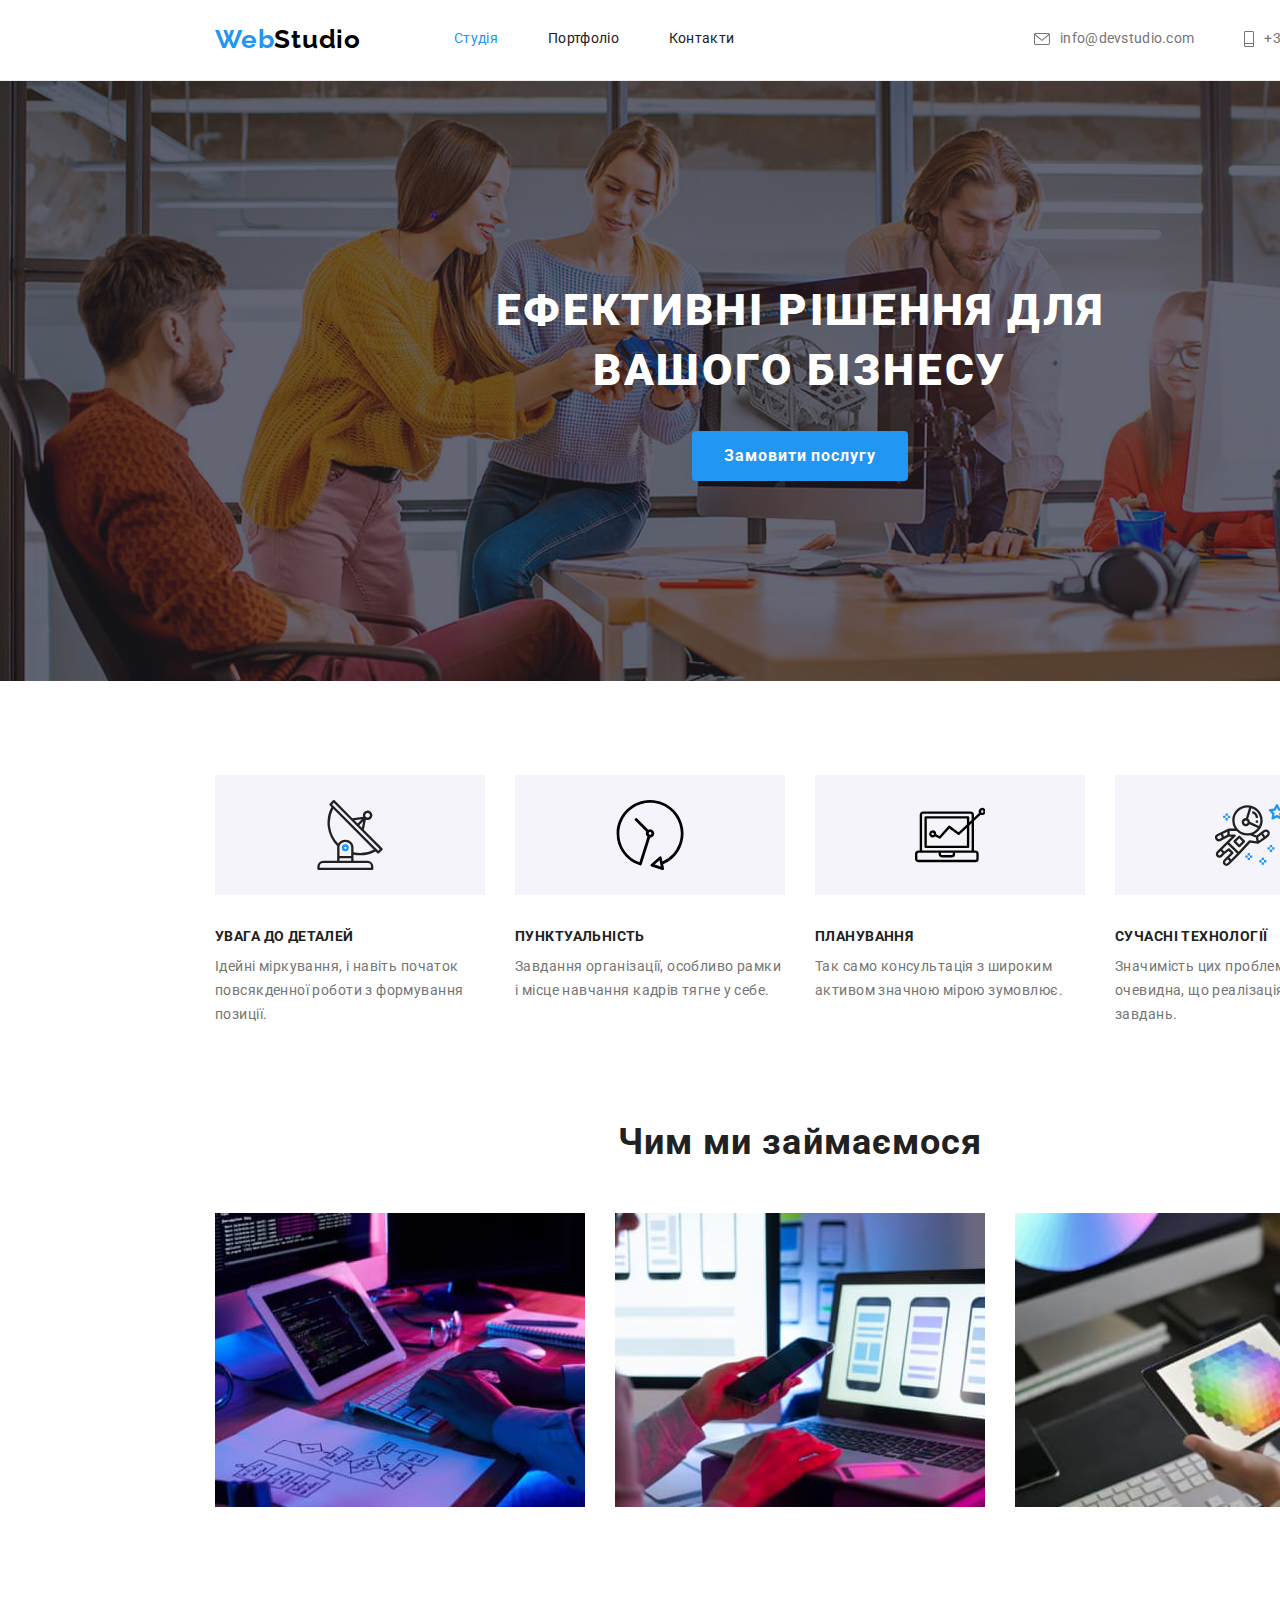
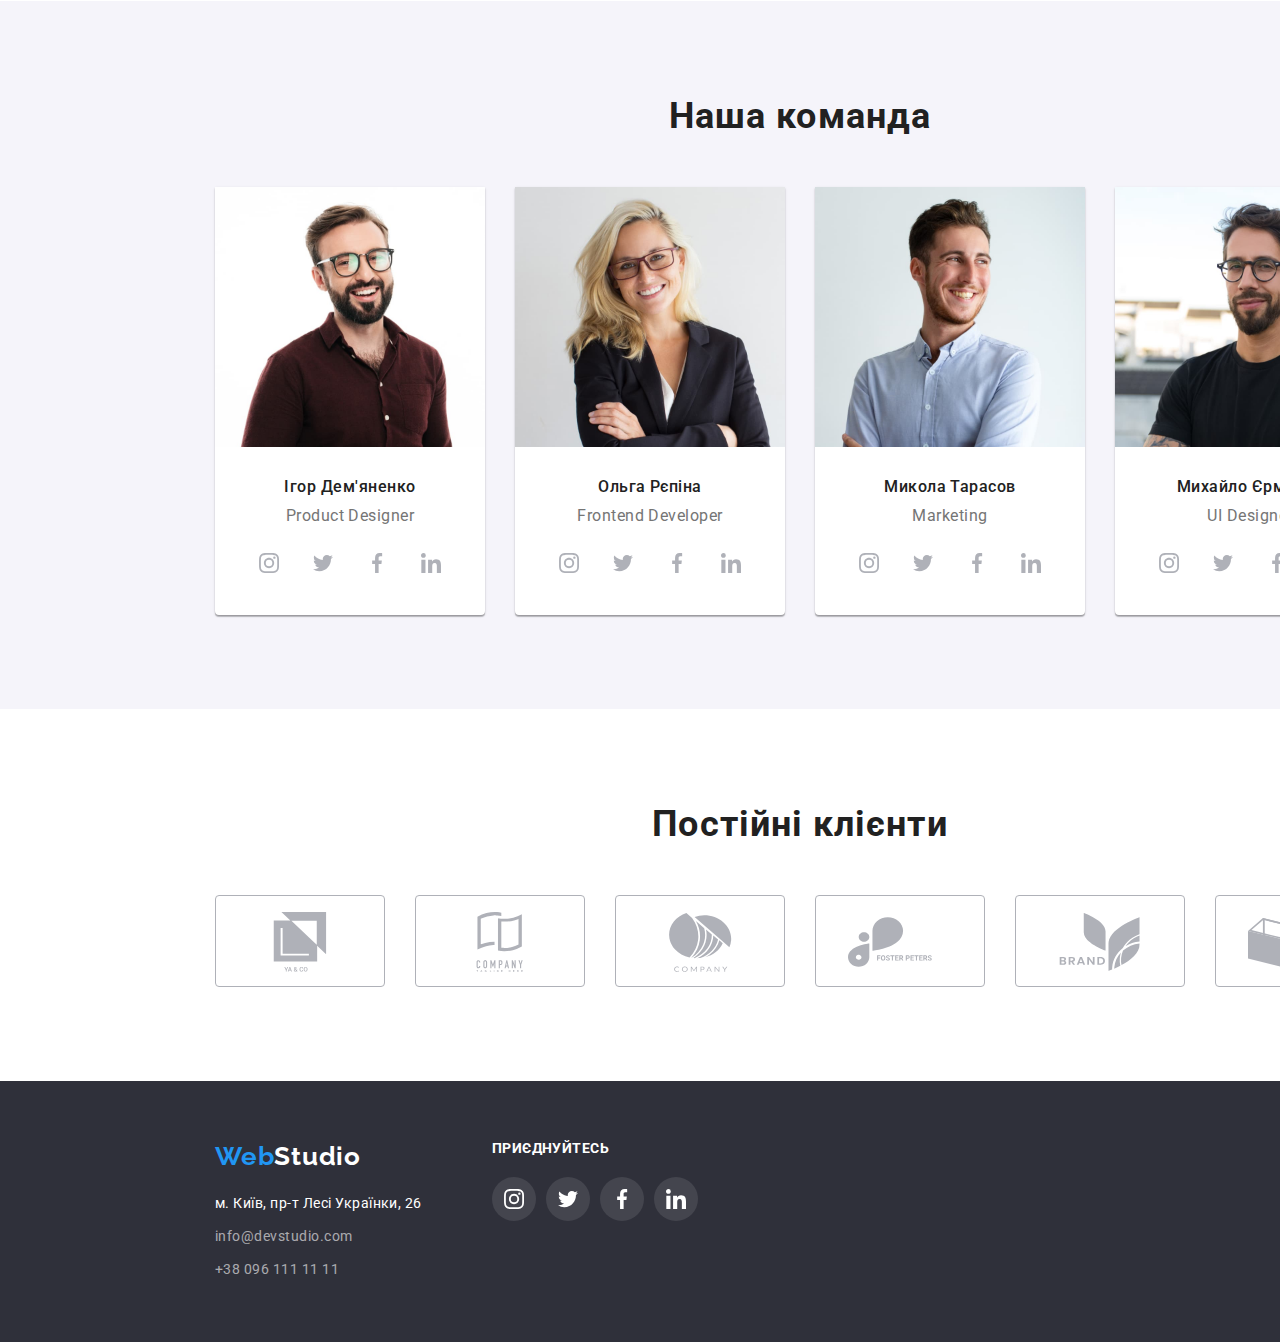
<file: index.html>
<!DOCTYPE html>
<html lang="en">
<head>
    <meta charset="UTF-8">
    <meta http-equiv="X-UA-Compatible" content="IE=edge">
    <meta name="viewport" content="width=device-width, initial-scale=1.0">
    <title>Document</title>
    <link rel="preconnect" href="https://fonts.googleapis.com">
    <link rel="preconnect" href="https://fonts.gstatic.com" crossorigin>
    <link href="https://fonts.googleapis.com/css2?family=Raleway:wght@700&family=Roboto:wght@400;500;700;900&display=swap" rel="stylesheet">
    <link rel="stylesheet" href="https://cdnjs.cloudflare.com/ajax/libs/modern-normalize/1.1.0/modern-normalize.min.css">
    <link rel="stylesheet" href="./css/styles.css"/>
</head>
<body class="page">
    <header class="page-header">
        <div class="container main-header">
            <nav class="main-nav">
                <a href="./index.html" class="logo"><span class="logo-first">Web</span>Studio</a>
                <ul class="site-nav">
                    <li class="item"><a href="./index.html" class="link current">Студія</a></li>
                    <li class="item"><a href="./portfolio.html" class="link">Портфоліо</a></li>
                    <li class="item"><a href="" class="link">Контакти</a></li>
                </ul>
            </nav>
            <ul class="auth-nav">
                <li class="item">
                    <a href="mailto:info@devstudio.com" class="link">
                        <svg class="icon-gmail">
                            <use href="./images/icons.svg#gmail"></use>
                        </svg>
                    info@devstudio.com</a>
                </li>
                <li class="item">
                    <a href="tel:+380961111111" class="link">
                        <svg class="icon-vector">
                            <use href="./images/icons.svg#vector"></use>
                        </svg>
                    +38 096 111 11 11</a>
                </li>
            </ul>
        </div>
    </header>
    <main>
        <section class="hero section">
            <div class="container">
                <h1 class="hero-title">Ефективні рішення для вашого бізнесу</h1>
                <button type="button" class="hero-button">Замовити послугу</button>
            </div>
        </section>
        <section class="benefits section">
            <div class="container">
                <h2 class="hidden">Переваги компанії</h2>
                <ul class="benefits-list">
                    <li class="item">
                        <svg class="benefits-svg">
                            <use href="./images/icons.svg#antenna"></use>
                        </svg>
                        <h3 class="benefits-title">УВАГА ДО ДЕТАЛЕЙ</h3>
                        <p class="benefits-text">Ідейні міркування, і навіть початок повсякденної роботи з формування позиції.</p>
                    </li>
                    <li class="item">
                        <svg class="benefits-svg">
                            <use href="./images/icons.svg#watch"></use>
                        </svg>
                        <h3 class="benefits-title">ПУНКТУАЛЬНІСТЬ</h3>
                        <p class="benefits-text">Завдання організації, особливо рамки і місце навчання кадрів тягне у себе.</p>
                    </li>
                    <li class="item">
                        <svg class="benefits-svg">
                            <use href="./images/icons.svg#computer"></use>
                        </svg>
                        <h3 class="benefits-title">ПЛАНУВАННЯ</h3>
                        <p class="benefits-text">Так само консультація з широким активом значною мірою зумовлює.</p>
                    </li>
                    <li class="item">
                        <svg class="benefits-svg">
                            <use href="./images/icons.svg#astronaut"></use>
                        </svg>
                        <h3 class="benefits-title">СУЧАСНІ ТЕХНОЛОГІЇ</h3>
                        <p class="benefits-text">Значимість цих проблем настільки очевидна, що реалізація планових завдань.</p>
                    </li>
                </ul>
            </div>
        </section>
        <section class="work section">
            <div class="container">
                <h2 class="work-title">Чим ми займаємося</h2>
                <ul class="work-list">
                    <li class="item">
                        <img src="./images/box1.jpg" alt="work" width="370">
                    </li>
                    <li class="item">
                        <img src="./images/box2.jpg" alt="work" width="370">
                    </li>
                    <li class="item">
                        <img src="./images/box3.jpg" alt="work" width="370">
                    </li>
                </ul>
            </div>
        </section>
        <section class="employees section">
            <div class="container">
                <h2 class="employees-title">Наша команда</h2>
                <ul class="employees-list">
                    <li class="item"><img src="./images/employee1.jpg" alt="employee1" width="270">
                        <h3 class="employees-username">Ігор Дем'яненко</h3>
                        <p class="employees-workname">Product Designer</p>
                        <ul class="social">
                            <li class="social-item">
                                <a href="https://www.instagram.com/" class="a-link">
                                    <svg class="social-link">
                                        <use href="./images/icons.svg#instagram-2"></use>
                                    </svg>
                                </a>
                            </li>
                            <li class="social-item">
                                <a href="https://www.twitter.com/" class="a-link">
                                    <svg class="social-link">
                                        <use href="./images/icons.svg#twitter"></use>
                                    </svg>
                                </a>
                            </li>
                            <li class="social-item">
                                <a href="https://www.facebook.com/" class="a-link">
                                    <svg class="social-link">
                                        <use href="./images/icons.svg#facebook"></use>
                                    </svg>
                                </a>
                            </li>
                            <li class="social-item">
                                <a href="https://www.linkedin.com/" class="a-link">
                                    <svg class="social-link">
                                        <use href="./images/icons.svg#linkedin"></use>
                                    </svg>
                                </a>
                            </li>
                        </ul>
                    </li>
                    <li class="item"><img src="./images/employee2.jpg" alt="employee2" width="270">
                        <h3 class="employees-username">Ольга Рєпіна</h3>
                        <p class="employees-workname">Frontend Developer</p>
                        <ul class="social">
                            <li class="social-item">
                                <a href="https://www.instagram.com/" class="a-link">
                                    <svg class="social-link">
                                        <use href="./images/icons.svg#instagram-2"></use>
                                    </svg>
                                </a>
                            </li>
                            <li class="social-item">
                                <a href="https://www.twitter.com/" class="a-link">
                                    <svg class="social-link">
                                        <use href="./images/icons.svg#twitter"></use>
                                    </svg>
                                </a>
                            </li>
                            <li class="social-item">
                                <a href="https://www.facebook.com/" class="a-link">
                                    <svg class="social-link">
                                        <use href="./images/icons.svg#facebook"></use>
                                    </svg>
                                </a>
                            </li>
                            <li class="social-item">
                                <a href="https://www.linkedin.com/" class="a-link">
                                    <svg class="social-link">
                                        <use href="./images/icons.svg#linkedin"></use>
                                    </svg>
                                </a>
                            </li>
                        </ul>
                    </li>
                    <li class="item"><img src="./images/employee3.jpg" alt="employee3" width="270">
                        <h3 class="employees-username">Микола Тарасов</h3>
                        <p class="employees-workname">Marketing</p>
                        <ul class="social">
                            <li class="social-item">
                                <a href="https://www.instagram.com/" class="a-link">
                                    <svg class="social-link">
                                        <use href="./images/icons.svg#instagram-2"></use>
                                    </svg>
                                </a>
                            </li>
                            <li class="social-item">
                                <a href="https://www.twitter.com/" class="a-link">
                                    <svg class="social-link">
                                        <use href="./images/icons.svg#twitter"></use>
                                    </svg>
                                </a>
                            </li>
                            <li class="social-item">
                                <a href="https://www.facebook.com/" class="a-link">
                                    <svg class="social-link">
                                        <use href="./images/icons.svg#facebook"></use>
                                    </svg>
                                </a>
                            </li>
                            <li class="social-item">
                                <a href="https://www.linkedin.com/" class="a-link">
                                    <svg class="social-link">
                                        <use href="./images/icons.svg#linkedin"></use>
                                    </svg>
                                </a>
                            </li>
                        </ul>
                    </li>
                    <li class="item"><img src="./images/employee4.jpg" alt="employee4" width="270">
                        <h3 class="employees-username">Михайло Єрмаков</h3>
                        <p class="employees-workname">UI Designer</p>
                        <ul class="social">
                            <li class="social-item">
                                <a href="https://www.instagram.com/" class="a-link">
                                    <svg class="social-link">
                                        <use href="./images/icons.svg#instagram-2"></use>
                                    </svg>
                                </a>
                            </li>
                            <li class="social-item">
                                <a href="https://www.twitter.com/" class="a-link">
                                    <svg class="social-link">
                                        <use href="./images/icons.svg#twitter"></use>
                                    </svg>
                                </a>
                            </li>
                            <li class="social-item">
                                <a href="https://www.facebook.com/" class="a-link">
                                    <svg class="social-link">
                                        <use href="./images/icons.svg#facebook"></use>
                                    </svg>
                                </a>
                            </li>
                            <li class="social-item">
                                <a href="https://www.linkedin.com/" class="a-link">
                                    <svg class="social-link">
                                        <use href="./images/icons.svg#linkedin"></use>
                                    </svg>
                                </a>
                            </li>
                        </ul>
                    </li>
                </ul>
            </div>
        </section>
        <section class="section section-regular">
            <div class="container">
                <h2 class="clients-title">Постійні клієнти</h2>
                <ul class="clients">
                    <li class="clients-item">
                        <a href="" class="clients-link">
                            <svg class="clients-svg">
                                <use href="./images/icons.svg#group-1"></use>
                            </svg>
                        </a>
                    </li>
                    <li class="clients-item">
                        <a href="" class="clients-link">
                            <svg class="clients-svg">
                                <use href="./images/icons.svg#group-2"></use>
                            </svg>
                        </a>
                    </li>
                    <li class="clients-item">
                        <a href="" class="clients-link">
                            <svg class="clients-svg">
                                <use href="./images/icons.svg#group-3"></use>
                            </svg>
                        </a>
                    </li>
                    <li class="clients-item">
                        <a href="" class="clients-link">
                            <svg class="clients-svg">
                                <use href="./images/icons.svg#group-4"></use>
                            </svg>
                        </a>
                    </li>
                    <li class="clients-item">
                        <a href="" class="clients-link">
                            <svg class="clients-svg">
                                <use href="./images/icons.svg#group-5"></use>
                            </svg>
                        </a>
                    </li>
                    <li class="clients-item">
                        <a href="" class="clients-link">
                            <svg class="clients-svg">
                                <use href="./images/icons.svg#group-6"></use>
                            </svg>
                        </a>
                    </li>
                </ul>
            </div>
        </section>
    </main>
    <footer class="footer">
        <div class="container container-footer">
            <div>
                <a href="./index.html" class="logo-footer"><span class="logo-first">Web</span>Studio</a>
                <address class="contacts">
                    <ul class="contacts-list">
                        <li class="list">
                            <a href="https://www.google.com/maps/place/%D0%B1%D1%83%D0%BB%D1%8C%D0%B2%D0%B0%D1%80+%D0%9B%D0%B5%D1%81%D1%96+%D0%A3%D0%BA%D1%80%D0%B0%D1%97%D0%BD%D0%BA%D0%B8,+26,+%D0%9A%D0%B8%D1%97%D0%B2" class="link">м. Київ, пр-т Лесі Українки, 26</a>
                        </li>
                        <li class="list">
                            <a href="mailto:info@devstudio.com" class="gmail-call">info@devstudio.com</a>
                        </li>
                        <li class="list">
                            <a href="tel:+380961111111" class="gmail-call">+38 096 111 11 11</a>
                        </li>
                    </ul>
                </address>
            </div>
            <div class="connect-block">
                <h2 class="connect-block-title">приєднуйтесь</h2>
                <ul class="connect">
                    <li class="connect-item">
                        <a href="https://www.instagram.com/" class="connect-link">
                            <svg class="connect-svg">
                                <use href="./images/icons.svg#instagram-1"></use>
                            </svg>
                        </a>
                    </li>
                    <li class="connect-item">
                        <a href="https://www.twitter.com/" class="connect-link">
                            <svg class="connect-svg">
                                <use href="./images/icons.svg#twitter"></use>
                            </svg>
                        </a>
                    </li>
                    <li class="connect-item">
                        <a href="https://www.facebook.com/" class="connect-link">
                            <svg class="connect-svg">
                                <use href="./images/icons.svg#facebook"></use>
                            </svg>
                        </a>
                    </li>
                    <li class="connect-item">
                        <a href="https://www.linkedin.com/" class="connect-link">
                            <svg class="connect-svg">
                                <use href="./images/icons.svg#linkedin"></use>
                            </svg>
                        </a>
                    </li>
                </ul>
            </div>
        </div>
    </footer>
</body>
</html>
</file>
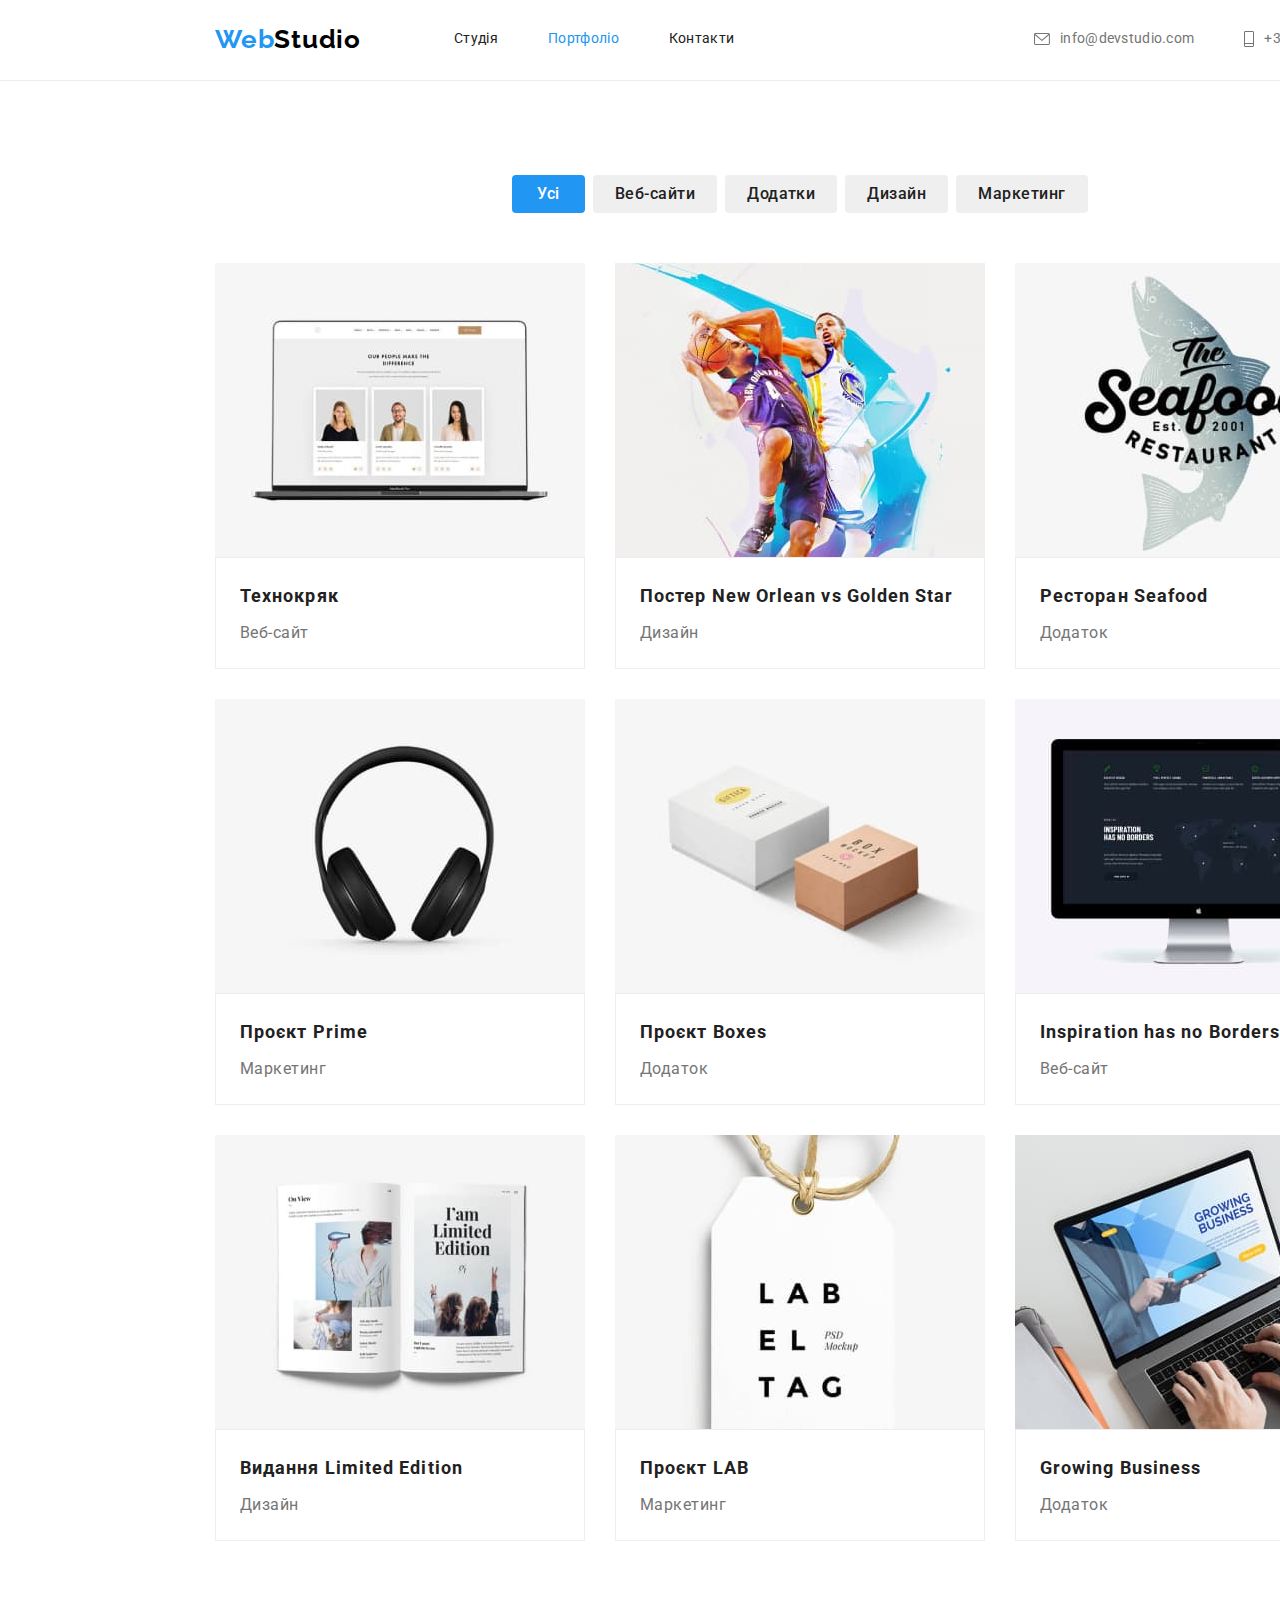
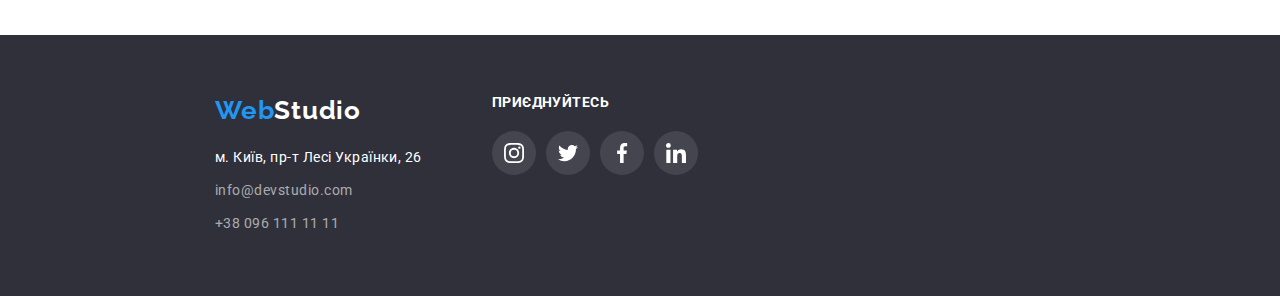
<file: portfolio.html>
<!DOCTYPE html>
<html lang="en">
<head>
    <meta charset="UTF-8">
    <meta http-equiv="X-UA-Compatible" content="IE=edge">
    <meta name="viewport" content="width=device-width, initial-scale=1.0">
    <title>Document</title>
    <link rel="preconnect" href="https://fonts.googleapis.com">
    <link rel="preconnect" href="https://fonts.gstatic.com" crossorigin>
    <link href="https://fonts.googleapis.com/css2?family=Raleway:wght@700&family=Roboto:wght@400;500;700;900&display=swap" rel="stylesheet">
    <link rel="stylesheet" href="https://cdnjs.cloudflare.com/ajax/libs/modern-normalize/1.1.0/modern-normalize.min.css">
    <link rel="stylesheet" href="./css/styles.css" />
</head>
<body class="page">
    <header class="page-header">
        <div class="container main-header">
            <nav class="main-nav">
                <a href="./index.html" class="logo"><span class="logo-first">Web</span>Studio</a>
                <ul class="site-nav">
                    <li class="item"><a href="./index.html" class="link">Студія</a></li>
                    <li class="item"><a href="./portfolio.html" class="link current">Портфоліо</a></li>
                    <li class="item"><a href="" class="link">Контакти</a></li>
                </ul>
            </nav>
            <ul class="auth-nav">
                <li class="item">
                    <a href="mailto:info@devstudio.com" class="link">
                        <svg class="icon-gmail">
                            <use href="./images/icons.svg#gmail"></use>
                        </svg>
                    info@devstudio.com</a>
                </li>
                <li class="item">
                    <a href="tel:+380961111111" class="link">
                        <svg class="icon-vector">
                            <use href="./images/icons.svg#vector"></use>
                        </svg>
                    +38 096 111 11 11</a>
                </li>
            </ul>
        </div>
    </header>
    <main>
        <section class="choice work-examples section">
            <div class="container">
                <h1 class="hidden">Портфоліо</h1>
                <ul class="filter-list">
                    <li class="item">
                        <button class="select-button">Усі</button>
                    </li>
                    <li class="item">
                        <button class="choice-button">Веб-сайти</button>
                    </li>
                    <li class="item">
                        <button class="choice-button">Додатки</button>
                    </li>
                    <li class="item">
                        <button class="choice-button">Дизайн</button>
                    </li>
                    <li class="item">
                        <button class="choice-button">Маркетинг</button>
                    </li>
                </ul>
                <ul class="groop-list">
                    <li class="flex-item">
                        <img src="./images/img1.jpg" alt="web-work" width="370">
                        <div class="groop-list-text">
                            <h2 class="title">Технокряк</h2>
                            <p class="name">Веб-сайт</p>
                        </div>
                    </li>
                    <li class="flex-item">
                        <img src="./images/img2.jpg" alt="poster" width="370">
                        <div class="groop-list-text">
                            <h2 class="title">Постер New Orlean vs Golden Star</h2>
                            <p class="name">Дизайн</p>
                        </div>
                    </li>
                    <li class="flex-item">
                        <img src="./images/img3.jpg" alt="restaurant" width="370">
                        <div class="groop-list-text">
                            <h2 class="title">Ресторан Seafood</h2>
                            <p class="name">Додаток</p>
                        </div>
                    </li>
                    <li class="flex-item">
                        <img src="./images/img4.jpg" alt="project-prime" width="370">
                        <div class="groop-list-text">
                            <h2 class="title">Проєкт Prime</h2>
                            <p class="name">Маркетинг</p>
                        </div>
                    </li>
                    <li class="flex-item">
                        <img src="./images/img5.jpg" alt="project-boxes" width="370">
                        <div class="groop-list-text">
                            <h2 class="title">Проєкт Boxes</h2>
                            <p class="name">Додаток</p>
                        </div>
                    </li>
                    <li class="flex-item">
                        <img src="./images/img6.jpg" alt="web-work2" width="370">
                        <div class="groop-list-text">
                            <h2 class="title">Inspiration has no Borders</h2>
                            <p class="name">Веб-сайт</p>
                        </div>
                    </li>
                    <li class="flex-item">
                        <img src="./images/img7.jpg" alt="limited-edition" width="370">
                        <div class="groop-list-text">
                            <h2 class="title">Видання Limited Edition</h2>
                            <p class="name">Дизайн</p>
                        </div>
                    </li>
                    <li class="flex-item">
                        <img src="./images/img8.jpg" alt="project-lab" width="370">
                        <div class="groop-list-text">
                            <h2 class="title">Проєкт LAB</h2>
                            <p class="name">Маркетинг</p>
                        </div>
                    </li>
                    <li class="flex-item">
                        <img src="./images/img9.jpg" alt="growing-business" width="370">
                        <div class="groop-list-text">
                            <h2 class="title">Growing Business</h2>
                            <p class="name">Додаток</p>
                        </div>
                    </li>
                </ul>
            </div>
        </section>
    </main>
    <footer class="footer">
        <div class="container container-footer">
            <div>
                <a href="./index.html" class="logo-footer"><span class="logo-first">Web</span>Studio</a>
                <address class="contacts">
                    <ul class="contacts-list">
                        <li class="list">
                            <a href="https://www.google.com/maps/place/%D0%B1%D1%83%D0%BB%D1%8C%D0%B2%D0%B0%D1%80+%D0%9B%D0%B5%D1%81%D1%96+%D0%A3%D0%BA%D1%80%D0%B0%D1%97%D0%BD%D0%BA%D0%B8,+26,+%D0%9A%D0%B8%D1%97%D0%B2" class="link">м. Київ, пр-т Лесі Українки, 26</a>
                        </li>
                        <li class="list">
                            <a href="mailto:info@devstudio.com" class="gmail-call">info@devstudio.com</a>
                        </li>
                        <li class="list">
                            <a href="tel:+380961111111" class="gmail-call">+38 096 111 11 11</a>
                        </li>
                    </ul>
                </address>
            </div>
            <div class="connect-block">
                <h2 class="connect-block-title">приєднуйтесь</h2>
                <ul class="connect">
                    <li class="connect-item">
                        <a href="https://www.instagram.com/" class="connect-link">
                            <svg class="connect-svg">
                                <use href="./images/icons.svg#instagram-1"></use>
                            </svg>
                        </a>
                    </li>
                    <li class="connect-item">
                        <a href="https://www.twitter.com/" class="connect-link">
                            <svg class="connect-svg">
                                <use href="./images/icons.svg#twitter"></use>
                            </svg>
                        </a>
                    </li>
                    <li class="connect-item">
                        <a href="https://www.facebook.com/" class="connect-link">
                            <svg class="connect-svg">
                                <use href="./images/icons.svg#facebook"></use>
                            </svg>
                        </a>
                    </li>
                    <li class="connect-item">
                        <a href="https://www.linkedin.com/" class="connect-link">
                            <svg class="connect-svg">
                                <use href="./images/icons.svg#linkedin"></use>
                            </svg>
                        </a>
                    </li>
                </ul>
            </div>
        </div>
    </footer>
</body>
</html>
</file>
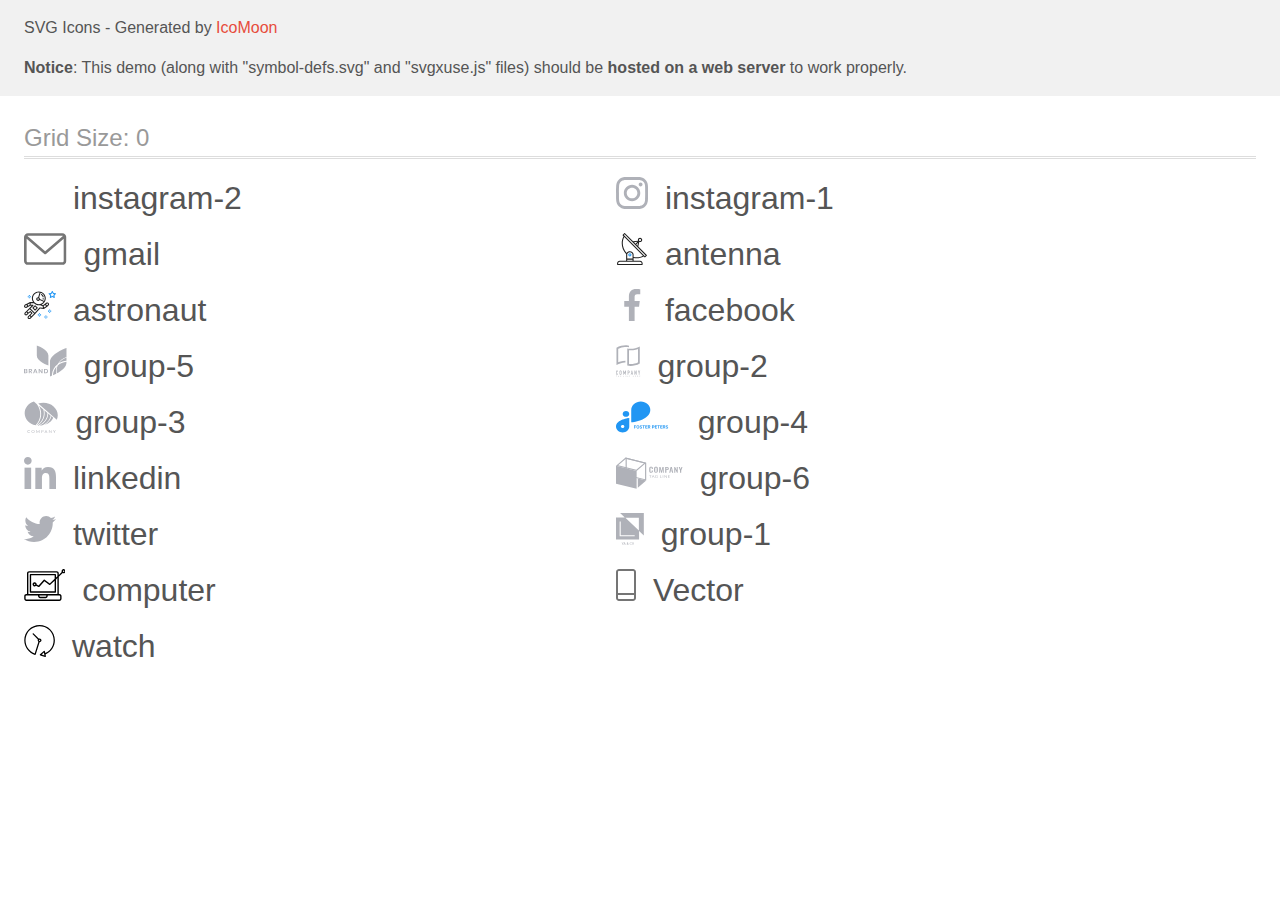
<file: images/demo-external-svg.html>
<!doctype html>
<html>
<head>
    <title>IcoMoon - SVG Icons</title>
    <meta charset="utf-8">
    <meta name="viewport" content="width=device-width, initial-scale=1">
    <link rel="stylesheet" href="demo-files/demo.css">
    <link rel="stylesheet" href="style.css">
</head>
<body>
<header class="bgc1 clearfix">
<div class="mhl">
    <p>SVG Icons - Generated by <a href="https://icomoon.io/app">IcoMoon</a></p><p><strong>Notice</strong>: This demo (along with "symbol-defs.svg" and "svgxuse.js" files) should be <b>hosted on a web server</b> to work properly.</p>
</div>
</header>
    <div class="clearfix mhl ptl">
        <h1 class="mvm mtn fgc1">Grid Size: 0</h1>
        <div class="glyph fs1">
            <div class="clearfix pbs">
                <svg class="icon instagram-2"><use xlink:href="symbol-defs.svg#instagram-2"></use></svg><span class="name"> instagram-2</span>
            </div>
        </div>
        <div class="glyph fs1">
            <div class="clearfix pbs">
                <svg class="icon instagram-1"><use xlink:href="symbol-defs.svg#instagram-1"></use></svg><span class="name"> instagram-1</span>
            </div>
        </div>
        <div class="glyph fs1">
            <div class="clearfix pbs">
                <svg class="icon gmail"><use xlink:href="symbol-defs.svg#gmail"></use></svg><span class="name"> gmail</span>
            </div>
        </div>
        <div class="glyph fs1">
            <div class="clearfix pbs">
                <svg class="icon antenna"><use xlink:href="symbol-defs.svg#antenna"></use></svg><span class="name"> antenna</span>
            </div>
        </div>
        <div class="glyph fs1">
            <div class="clearfix pbs">
                <svg class="icon astronaut"><use xlink:href="symbol-defs.svg#astronaut"></use></svg><span class="name"> astronaut</span>
            </div>
        </div>
        <div class="glyph fs1">
            <div class="clearfix pbs">
                <svg class="icon facebook"><use xlink:href="symbol-defs.svg#facebook"></use></svg><span class="name"> facebook</span>
            </div>
        </div>
        <div class="glyph fs1">
            <div class="clearfix pbs">
                <svg class="icon group-5"><use xlink:href="symbol-defs.svg#group-5"></use></svg><span class="name"> group-5</span>
            </div>
        </div>
        <div class="glyph fs1">
            <div class="clearfix pbs">
                <svg class="icon group-2"><use xlink:href="symbol-defs.svg#group-2"></use></svg><span class="name"> group-2</span>
            </div>
        </div>
        <div class="glyph fs1">
            <div class="clearfix pbs">
                <svg class="icon group-3"><use xlink:href="symbol-defs.svg#group-3"></use></svg><span class="name"> group-3</span>
            </div>
        </div>
        <div class="glyph fs1">
            <div class="clearfix pbs">
                <svg class="icon group-4"><use xlink:href="symbol-defs.svg#group-4"></use></svg><span class="name"> group-4</span>
            </div>
        </div>
        <div class="glyph fs1">
            <div class="clearfix pbs">
                <svg class="icon linkedin"><use xlink:href="symbol-defs.svg#linkedin"></use></svg><span class="name"> linkedin</span>
            </div>
        </div>
        <div class="glyph fs1">
            <div class="clearfix pbs">
                <svg class="icon group-6"><use xlink:href="symbol-defs.svg#group-6"></use></svg><span class="name"> group-6</span>
            </div>
        </div>
        <div class="glyph fs1">
            <div class="clearfix pbs">
                <svg class="icon twitter"><use xlink:href="symbol-defs.svg#twitter"></use></svg><span class="name"> twitter</span>
            </div>
        </div>
        <div class="glyph fs1">
            <div class="clearfix pbs">
                <svg class="icon group-1"><use xlink:href="symbol-defs.svg#group-1"></use></svg><span class="name"> group-1</span>
            </div>
        </div>
        <div class="glyph fs1">
            <div class="clearfix pbs">
                <svg class="icon computer"><use xlink:href="symbol-defs.svg#computer"></use></svg><span class="name"> computer</span>
            </div>
        </div>
        <div class="glyph fs1">
            <div class="clearfix pbs">
                <svg class="icon Vector"><use xlink:href="symbol-defs.svg#Vector"></use></svg><span class="name"> Vector</span>
            </div>
        </div>
        <div class="glyph fs1">
            <div class="clearfix pbs">
                <svg class="icon watch"><use xlink:href="symbol-defs.svg#watch"></use></svg><span class="name"> watch</span>
            </div>
        </div>
  </div>
<script defer src="svgxuse.js"></script>
</body>
</html>
</file>
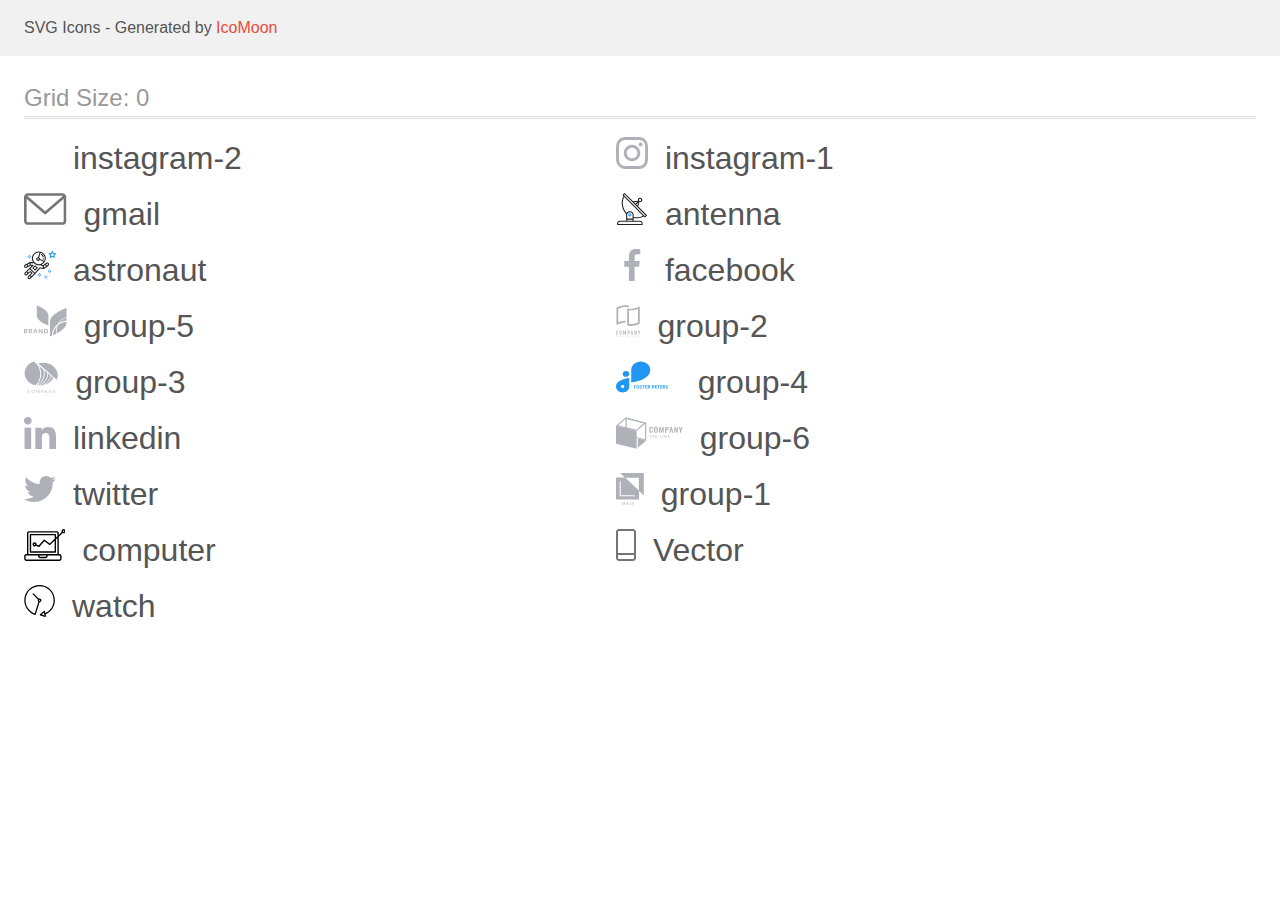
<file: images/demo.html>
<!doctype html>
<html>
<head>
    <title>IcoMoon - SVG Icons</title>
    <meta charset="utf-8">
    <meta name="viewport" content="width=device-width, initial-scale=1">
    <link rel="stylesheet" href="demo-files/demo.css">
    <link rel="stylesheet" href="style.css">
</head>
<body>
<svg aria-hidden="true" style="position: absolute; width: 0; height: 0; overflow: hidden;" version="1.1" xmlns="http://www.w3.org/2000/svg" xmlns:xlink="http://www.w3.org/1999/xlink">
<defs>
<symbol id="instagram-2" viewBox="0 0 32 32">
<path fill="#fff" style="fill: var(--color1, #fff)" d="M31.969 9.408c-0.075-1.7-0.35-2.869-0.744-3.882-0.406-1.075-1.032-2.038-1.851-2.838-0.8-0.813-1.769-1.444-2.832-1.844-1.019-0.394-2.182-0.669-3.882-0.744-1.713-0.081-2.257-0.1-6.601-0.1s-4.888 0.019-6.595 0.094c-1.7 0.075-2.869 0.35-3.882 0.744-1.075 0.406-2.038 1.031-2.838 1.85-0.813 0.8-1.444 1.769-1.844 2.832-0.394 1.019-0.669 2.182-0.744 3.882-0.081 1.713-0.1 2.257-0.1 6.601s0.019 4.888 0.094 6.595c0.075 1.7 0.35 2.869 0.744 3.882 0.406 1.075 1.038 2.038 1.85 2.838 0.8 0.813 1.769 1.444 2.832 1.844 1.019 0.394 2.182 0.669 3.882 0.744 1.706 0.075 2.25 0.094 6.595 0.094s4.888-0.019 6.595-0.094c1.7-0.075 2.869-0.35 3.882-0.744 2.151-0.832 3.851-2.532 4.682-4.682 0.394-1.019 0.669-2.182 0.744-3.882 0.075-1.707 0.094-2.251 0.094-6.595s-0.006-4.888-0.081-6.595zM29.087 22.473c-0.069 1.563-0.331 2.407-0.55 2.969-0.538 1.394-1.644 2.5-3.038 3.038-0.563 0.219-1.413 0.481-2.969 0.55-1.688 0.075-2.194 0.094-6.464 0.094s-4.782-0.019-6.464-0.094c-1.563-0.069-2.407-0.331-2.969-0.55-0.694-0.256-1.325-0.663-1.838-1.194-0.531-0.519-0.938-1.144-1.194-1.838-0.219-0.563-0.481-1.413-0.55-2.969-0.075-1.688-0.094-2.194-0.094-6.464s0.019-4.782 0.094-6.464c0.069-1.563 0.331-2.407 0.55-2.969 0.256-0.694 0.663-1.325 1.2-1.838 0.519-0.531 1.144-0.938 1.838-1.194 0.563-0.219 1.413-0.481 2.969-0.55 1.688-0.075 2.194-0.094 6.464-0.094 4.276 0 4.782 0.019 6.464 0.094 1.563 0.069 2.407 0.331 2.969 0.55 0.694 0.256 1.325 0.662 1.838 1.194 0.531 0.519 0.938 1.144 1.194 1.838 0.219 0.563 0.481 1.413 0.55 2.969 0.075 1.688 0.094 2.194 0.094 6.464s-0.019 4.77-0.094 6.458z"></path>
<path fill="#fff" style="fill: var(--color1, #fff)" d="M16.059 7.783c-4.538 0-8.22 3.682-8.22 8.22s3.682 8.22 8.22 8.22c4.539 0 8.22-3.682 8.22-8.22s-3.682-8.22-8.22-8.22zM16.059 21.335c-2.944 0-5.332-2.388-5.332-5.332s2.388-5.332 5.332-5.332c2.944 0 5.332 2.388 5.332 5.332s-2.388 5.332-5.332 5.332z"></path>
<path fill="#fff" style="fill: var(--color1, #fff)" d="M26.524 7.458c0 1.060-0.859 1.919-1.919 1.919s-1.919-0.859-1.919-1.919c0-1.060 0.859-1.919 1.919-1.919s1.919 0.859 1.919 1.919z"></path>
</symbol>
<symbol id="instagram-1" viewBox="0 0 32 32">
<path fill="#afb1b8" style="fill: var(--color2, #afb1b8)" d="M31.969 9.408c-0.075-1.7-0.35-2.869-0.744-3.882-0.406-1.075-1.032-2.038-1.851-2.838-0.8-0.813-1.769-1.444-2.832-1.844-1.019-0.394-2.182-0.669-3.882-0.744-1.713-0.081-2.257-0.1-6.601-0.1s-4.888 0.019-6.595 0.094c-1.7 0.075-2.869 0.35-3.882 0.744-1.075 0.406-2.038 1.031-2.838 1.85-0.813 0.8-1.444 1.769-1.844 2.832-0.394 1.019-0.669 2.182-0.744 3.882-0.081 1.713-0.1 2.257-0.1 6.601s0.019 4.888 0.094 6.595c0.075 1.7 0.35 2.869 0.744 3.882 0.406 1.075 1.038 2.038 1.85 2.838 0.8 0.813 1.769 1.444 2.832 1.844 1.019 0.394 2.182 0.669 3.882 0.744 1.706 0.075 2.25 0.094 6.595 0.094s4.888-0.019 6.595-0.094c1.7-0.075 2.869-0.35 3.882-0.744 2.151-0.832 3.851-2.532 4.682-4.682 0.394-1.019 0.669-2.182 0.744-3.882 0.075-1.707 0.094-2.251 0.094-6.595s-0.006-4.888-0.081-6.595zM29.087 22.473c-0.069 1.563-0.331 2.407-0.55 2.969-0.538 1.394-1.644 2.5-3.038 3.038-0.563 0.219-1.413 0.481-2.969 0.55-1.688 0.075-2.194 0.094-6.464 0.094s-4.782-0.019-6.464-0.094c-1.563-0.069-2.407-0.331-2.969-0.55-0.694-0.256-1.325-0.663-1.838-1.194-0.531-0.519-0.938-1.144-1.194-1.838-0.219-0.563-0.481-1.413-0.55-2.969-0.075-1.688-0.094-2.194-0.094-6.464s0.019-4.782 0.094-6.464c0.069-1.563 0.331-2.407 0.55-2.969 0.256-0.694 0.663-1.325 1.2-1.838 0.519-0.531 1.144-0.938 1.838-1.194 0.563-0.219 1.413-0.481 2.969-0.55 1.688-0.075 2.194-0.094 6.464-0.094 4.276 0 4.782 0.019 6.464 0.094 1.563 0.069 2.407 0.331 2.969 0.55 0.694 0.256 1.325 0.662 1.838 1.194 0.531 0.519 0.938 1.144 1.194 1.838 0.219 0.563 0.481 1.413 0.55 2.969 0.075 1.688 0.094 2.194 0.094 6.464s-0.019 4.77-0.094 6.458z"></path>
<path fill="#afb1b8" style="fill: var(--color2, #afb1b8)" d="M16.059 7.783c-4.538 0-8.22 3.682-8.22 8.22s3.682 8.22 8.22 8.22c4.539 0 8.22-3.682 8.22-8.22s-3.682-8.22-8.22-8.22zM16.059 21.335c-2.944 0-5.332-2.388-5.332-5.332s2.388-5.332 5.332-5.332c2.944 0 5.332 2.388 5.332 5.332s-2.388 5.332-5.332 5.332z"></path>
<path fill="#afb1b8" style="fill: var(--color2, #afb1b8)" d="M26.524 7.458c0 1.060-0.859 1.919-1.919 1.919s-1.919-0.859-1.919-1.919c0-1.060 0.859-1.919 1.919-1.919s1.919 0.859 1.919 1.919z"></path>
</symbol>
<symbol id="gmail" viewBox="0 0 43 32">
<path fill="#757575" style="fill: var(--color3, #757575)" d="M38.667 0h-34.667c-2.206 0-4 1.794-4 4v24c0 2.206 1.794 4 4 4h34.667c2.206 0 4-1.794 4-4v-24c0-2.206-1.794-4-4-4zM38.667 2.667c0.181 0 0.353 0.038 0.511 0.103l-17.844 15.466-17.844-15.466c0.158-0.066 0.33-0.103 0.511-0.103h34.667zM38.667 29.333h-34.667c-0.736 0-1.333-0.598-1.333-1.333v-22.413l17.793 15.421c0.251 0.217 0.563 0.326 0.874 0.326s0.622-0.108 0.874-0.326l17.793-15.421v22.413c0 0.736-0.598 1.333-1.333 1.333z"></path>
</symbol>
<symbol id="antenna" viewBox="0 0 32 32">
<path fill="#212121" style="fill: var(--color4, #212121)" d="M30.773 22.098l-8.443-8.505 0.937-4.615c0.242 0.094 0.499 0.144 0.758 0.146h0.006c1.192 0.014 2.17-0.941 2.184-2.133s-0.941-2.17-2.133-2.184c-1.192-0.014-2.17 0.941-2.184 2.133-0.003 0.255 0.039 0.509 0.125 0.749l-4.96 0.605-8.091-8.133c-0.099-0.101-0.235-0.159-0.377-0.16-0.14 0.001-0.274 0.056-0.373 0.155l-1.513 1.504c-0.208 0.208-0.208 0.546 0 0.754l0.814 0.826c-3.153 5.798-2.129 12.978 2.519 17.663 0.043 0.041 0.092 0.074 0.146 0.098-0.034 0.18-0.051 0.364-0.052 0.547v6.187h-6.4c-1.472 0.002-2.665 1.195-2.667 2.667v1.067c0 0.295 0.239 0.533 0.533 0.533h24.533c0.295 0 0.533-0.239 0.533-0.533v-1.067c-0.002-1.472-1.195-2.665-2.667-2.667h-6.4v-2.742c1.003 0.21 2.024 0.317 3.049 0.32 2.458-0.003 4.877-0.615 7.040-1.783l0.818 0.823c0.099 0.101 0.235 0.159 0.377 0.16 0.14-0.001 0.274-0.056 0.373-0.155l1.513-1.504c0.208-0.208 0.208-0.546 0-0.754zM23.28 6.233c0.418-0.415 1.093-0.414 1.508 0.004s0.414 1.093-0.004 1.508c-0.2 0.199-0.47 0.31-0.752 0.31h-0.003c-0.589-0.003-1.064-0.483-1.061-1.072 0.002-0.282 0.115-0.552 0.314-0.751h-0.002zM22.024 9.738l-0.598 2.946-1.175-1.182 1.774-1.763zM21.419 8.836l-1.92 1.909-1.485-1.493 3.405-0.415zM24.004 28.8c0.884 0 1.6 0.716 1.6 1.6v0.533h-23.467v-0.533c0-0.884 0.716-1.6 1.6-1.6h20.267zM16.537 26.667v1.067h-5.333v-1.067h5.333zM11.204 25.6v-4.053c0-1.294 1.196-2.347 2.667-2.347s2.667 1.053 2.667 2.347v4.053h-5.333zM17.604 23.904v-2.357c0-1.882-1.675-3.413-3.733-3.413-1.331-0.020-2.576 0.657-3.281 1.786-4.058-4.274-4.971-10.645-2.279-15.887l18.602 18.708c-2.872 1.461-6.165 1.873-9.309 1.163zM28.893 23.22l-21.057-21.181 0.755-0.752 7.935 7.98c0.004 0 0.006 0.007 0.010 0.010l13.115 13.191-0.757 0.752z"></path>
<path fill="#2196f3" style="fill: var(--color5, #2196f3)" d="M13.876 20.267h-0.005c-0.884-0.001-1.601 0.714-1.602 1.598s0.714 1.601 1.598 1.602h0.005c0.884 0.001 1.601-0.714 1.602-1.598s-0.714-1.601-1.598-1.602zM14.249 22.245c-0.1 0.1-0.236 0.156-0.378 0.155-0.295-0.002-0.532-0.242-0.531-0.536 0.001-0.141 0.057-0.276 0.157-0.375s0.233-0.154 0.373-0.155c0.295 0.002 0.532 0.241 0.53 0.536-0.001 0.141-0.057 0.276-0.157 0.375h0.005z"></path>
</symbol>
<symbol id="astronaut" viewBox="0 0 32 32">
<path fill="#2196f3" style="fill: var(--color5, #2196f3)" d="M31.974 4.524c-0.063-0.193-0.229-0.333-0.43-0.363l-1.91-0.278-0.855-1.731c-0.179-0.365-0.777-0.365-0.956 0l-0.855 1.731-1.91 0.278c-0.201 0.029-0.367 0.17-0.431 0.363-0.062 0.193-0.011 0.405 0.135 0.547l1.383 1.348-0.326 1.903c-0.034 0.2 0.048 0.402 0.212 0.522 0.166 0.121 0.382 0.135 0.562 0.040l1.709-0.899 1.709 0.899c0.078 0.041 0.164 0.061 0.249 0.061 0.11 0 0.221-0.034 0.314-0.102 0.164-0.119 0.246-0.322 0.212-0.522l-0.326-1.903 1.383-1.348c0.145-0.142 0.197-0.354 0.135-0.547zM29.511 5.851c-0.125 0.122-0.183 0.299-0.153 0.472l0.191 1.114-1-0.526c-0.078-0.041-0.163-0.061-0.249-0.061s-0.17 0.020-0.249 0.061l-1.001 0.526 0.191-1.114c0.030-0.173-0.028-0.349-0.153-0.472l-0.81-0.789 1.119-0.163c0.174-0.025 0.324-0.134 0.402-0.292l0.5-1.013 0.5 1.013c0.078 0.157 0.228 0.267 0.402 0.292l1.119 0.163-0.809 0.789z"></path>
<path fill="#2196f3" style="fill: var(--color5, #2196f3)" d="M26.134 20.522h-1.067v1.067h1.067v-1.067z"></path>
<path fill="#2196f3" style="fill: var(--color5, #2196f3)" d="M26.134 22.656h-1.067v1.067h1.067v-1.067z"></path>
<path fill="#2196f3" style="fill: var(--color5, #2196f3)" d="M27.2 21.589h-1.067v1.067h1.067v-1.067z"></path>
<path fill="#2196f3" style="fill: var(--color5, #2196f3)" d="M25.067 21.589h-1.067v1.067h1.067v-1.067z"></path>
<path fill="#2196f3" style="fill: var(--color5, #2196f3)" d="M22.4 26.389h-1.067v1.067h1.067v-1.067z"></path>
<path fill="#2196f3" style="fill: var(--color5, #2196f3)" d="M22.4 28.522h-1.067v1.067h1.067v-1.067z"></path>
<path fill="#2196f3" style="fill: var(--color5, #2196f3)" d="M23.467 27.456h-1.067v1.067h1.067v-1.067z"></path>
<path fill="#2196f3" style="fill: var(--color5, #2196f3)" d="M21.333 27.456h-1.067v1.067h1.067v-1.067z"></path>
<path fill="#2196f3" style="fill: var(--color5, #2196f3)" d="M16 24.256h-1.067v1.067h1.067v-1.067z"></path>
<path fill="#2196f3" style="fill: var(--color5, #2196f3)" d="M16 26.389h-1.067v1.067h1.067v-1.067z"></path>
<path fill="#2196f3" style="fill: var(--color5, #2196f3)" d="M17.067 25.322h-1.067v1.067h1.067v-1.067z"></path>
<path fill="#2196f3" style="fill: var(--color5, #2196f3)" d="M14.933 25.322h-1.067v1.067h1.067v-1.067z"></path>
<path fill="#2196f3" style="fill: var(--color5, #2196f3)" d="M5.867 6.122h-1.067v1.067h1.067v-1.067z"></path>
<path fill="#2196f3" style="fill: var(--color5, #2196f3)" d="M5.867 8.255h-1.067v1.067h1.067v-1.067z"></path>
<path fill="#2196f3" style="fill: var(--color5, #2196f3)" d="M6.933 7.189h-1.067v1.067h1.067v-1.067z"></path>
<path fill="#2196f3" style="fill: var(--color5, #2196f3)" d="M4.8 7.189h-1.067v1.067h1.067v-1.067z"></path>
<path fill="#212121" style="fill: var(--color4, #212121)" d="M24.715 14.159c-0.287-0.388-0.709-0.637-1.188-0.705-0.481-0.068-0.956 0.058-1.34 0.352l-1.252 0.96-1.898 1.417-1.358-0.541c2.421-1.086 4.114-3.508 4.114-6.32 0-3.823-3.123-6.933-6.961-6.933s-6.961 3.11-6.961 6.933c0 1.386 0.414 2.674 1.12 3.758l-2.764-0.024c-0.002 0-0.003 0-0.005 0-0.009 0-0.015 0.004-0.023 0.005-0.053 0.002-0.105 0.013-0.155 0.031-0.013 0.005-0.026 0.008-0.038 0.013-0.006 0.003-0.013 0.003-0.019 0.006l-3.233 1.596c-0.001 0-0.001 0-0.001 0.001l-1.893 0.911c-0.021 0.009-0.042 0.021-0.063 0.035-0.755 0.502-1.012 1.489-0.598 2.295 0.22 0.429 0.595 0.745 1.056 0.889 0.178 0.055 0.359 0.083 0.539 0.083 0.29 0 0.577-0.071 0.839-0.211l1.388-0.738 2.264-1.169 1.357-0.008-5.442 5.416c-0.001 0.001-0.001 0.001-0.002 0.001l-1.339 1.333c-0.316 0.315-0.49 0.732-0.49 1.178s0.174 0.863 0.49 1.179c0.325 0.323 0.752 0.485 1.179 0.485s0.854-0.162 1.18-0.485l1.314-1.309 1.741-1.3 0.901 0.897-1.762 1.754c-0 0.001-0.001 0.001-0.002 0.001l-1.339 1.333c-0.316 0.315-0.49 0.732-0.49 1.178s0.174 0.863 0.49 1.179c0.325 0.323 0.753 0.485 1.18 0.485s0.855-0.162 1.18-0.485l3.482-3.467c0.001-0.001 0.001-0.001 0.001-0.002l1.010-1-0.004-0.004c0.006-0.006 0.015-0.009 0.022-0.015l5.166-5.658 3.471 0.494c0.025 0.004 0.050 0.005 0.075 0.005 0.065 0 0.127-0.015 0.187-0.038 0.018-0.006 0.033-0.015 0.050-0.023 0.019-0.010 0.039-0.015 0.058-0.027l3.213-2.133c0.012-0.008 0.018-0.021 0.029-0.029 0.013-0.010 0.029-0.014 0.041-0.026l1.271-1.191c0.662-0.62 0.753-1.635 0.212-2.362zM2.13 17.77c-0.173 0.093-0.37 0.111-0.558 0.052-0.187-0.058-0.338-0.186-0.427-0.358-0.161-0.314-0.068-0.695 0.214-0.902l1.314-0.632 0.449 1.312-0.992 0.528zM5.628 15.942l-1.548 0.8-0.439-1.283 2.027-1.001-0.040 1.484zM20.727 9.322c0 0.918-0.219 1.785-0.599 2.559l-4.181-1.899c-0.044-0.573-0.341-1.075-0.788-1.388l1.464-4.86c2.378 0.756 4.105 2.974 4.105 5.588zM8.938 9.322c0-3.235 2.644-5.867 5.894-5.867 0.253 0 0.5 0.021 0.745 0.052l-1.432 4.754c-0.019-0.001-0.037-0.006-0.057-0.006-1.033 0-1.873 0.837-1.873 1.867s0.84 1.867 1.873 1.867c0.694 0 1.294-0.383 1.618-0.945l3.862 1.755c-1.075 1.446-2.795 2.39-4.737 2.39-3.25 0-5.894-2.632-5.894-5.867zM14.894 10.122c0 0.441-0.362 0.8-0.806 0.8s-0.806-0.359-0.806-0.8c0-0.441 0.362-0.8 0.806-0.8s0.806 0.359 0.806 0.8zM2.465 25.146c-0.236 0.234-0.619 0.234-0.854 0.001-0.114-0.114-0.176-0.263-0.176-0.423s0.062-0.309 0.176-0.421l0.962-0.958 0.851 0.848-0.959 0.955zM5.679 28.88c-0.236 0.234-0.619 0.235-0.855 0.001-0.114-0.114-0.176-0.263-0.176-0.423s0.062-0.309 0.176-0.421l0.963-0.959 0.852 0.848-0.96 0.955zM9.16 25.411c-0.001 0-0.001 0-0.002 0.001l-1.765 1.76-0.852-0.848 1.763-1.755c0 0 0 0 0-0s0.001-0.001 0.002-0.001c0.040-0.040 0.065-0.088 0.090-0.135 0.007-0.014 0.020-0.026 0.026-0.040 0.017-0.041 0.019-0.085 0.026-0.129 0.003-0.025 0.014-0.047 0.014-0.073 0-0.036-0.013-0.070-0.020-0.106-0.006-0.032-0.006-0.065-0.019-0.095-0.020-0.050-0.055-0.094-0.091-0.138-0.010-0.012-0.014-0.027-0.025-0.038 0 0 0 0-0.001 0s-0.001-0.002-0.001-0.002l-1.607-1.6c-0.017-0.017-0.039-0.024-0.058-0.038-0.028-0.022-0.055-0.042-0.087-0.058-0.030-0.015-0.061-0.024-0.093-0.033-0.034-0.010-0.067-0.017-0.103-0.020-0.033-0.002-0.063 0.001-0.095 0.005-0.036 0.004-0.069 0.009-0.104 0.020-0.034 0.011-0.063 0.027-0.094 0.045-0.020 0.011-0.042 0.015-0.061 0.029l-1.773 1.324-0.901-0.897 2.399-2.386 4.361 4.289-0.928 0.919zM15.979 18.394c-0.015-0.002-0.030 0.004-0.045 0.003-0.039-0.002-0.076 0.001-0.115 0.007-0.030 0.005-0.059 0.011-0.088 0.021-0.034 0.012-0.065 0.028-0.097 0.047-0.030 0.018-0.057 0.037-0.083 0.061-0.013 0.011-0.028 0.017-0.040 0.029l-4.698 5.146-4.328-4.257 2.833-2.818c0.209-0.208 0.21-0.546 0.002-0.755-0.105-0.105-0.243-0.157-0.381-0.156v-0.001l-2.219 0.013 0.028-1.607 3.104 0.027c1.265 1.294 3.029 2.101 4.981 2.101 0.437 0 0.864-0.045 1.279-0.123 0.040 0.032 0.079 0.065 0.13 0.085l2.41 0.96 0.331 1.644-3.003-0.427zM20.020 18.572l-0.313-1.558 1.446-1.080 0.947 1.257-2.080 1.381zM23.774 15.741l-0.838 0.785-0.931-1.236 0.831-0.637c0.155-0.119 0.351-0.168 0.543-0.143 0.193 0.027 0.364 0.128 0.48 0.284 0.217 0.292 0.18 0.699-0.085 0.947z"></path>
<path fill="#212121" style="fill: var(--color4, #212121)" d="M13.602 18.544l-2.143-2.133c-0.207-0.207-0.545-0.207-0.753 0l-2.142 2.133c-0.1 0.101-0.157 0.236-0.157 0.378s0.056 0.278 0.157 0.378l2.142 2.133c0.104 0.103 0.241 0.155 0.377 0.155s0.273-0.052 0.376-0.155l2.143-2.133c0.1-0.1 0.157-0.236 0.157-0.378s-0.057-0.278-0.157-0.378zM11.083 20.303l-1.387-1.381 1.387-1.381 1.387 1.381-1.387 1.381z"></path>
<path fill="#212121" style="fill: var(--color4, #212121)" d="M17.164 5.071l-0.258 1.036c0.071 0.018 1.738 0.452 1.738 2.149h1.067c-0-2.017-1.666-2.965-2.547-3.185z"></path>
<path fill="#212121" style="fill: var(--color4, #212121)" d="M19.711 9.322h-1.067v1.067h1.067v-1.067z"></path>
</symbol>
<symbol id="facebook" viewBox="0 0 32 32">
<path fill="#afb1b8" style="fill: var(--color2, #afb1b8)" d="M21.329 5.313h2.921v-5.088c-0.504-0.069-2.237-0.225-4.256-0.225-4.212 0-7.097 2.649-7.097 7.519v4.481h-4.648v5.688h4.648v14.312h5.699v-14.311h4.46l0.708-5.688h-5.169v-3.919c0.001-1.644 0.444-2.769 2.735-2.769z"></path>
</symbol>
<symbol id="group-5" viewBox="0 0 43 32">
<path fill="#afb1b8" style="fill: var(--color2, #afb1b8)" d="M3.239 26.373c0.166 0.188 0.254 0.424 0.25 0.665 0.008 0.158-0.022 0.315-0.089 0.46s-0.169 0.275-0.298 0.38c-0.322 0.223-0.722 0.332-1.125 0.307h-1.977v-4.215h1.937c0.382-0.023 0.761 0.076 1.073 0.28 0.125 0.096 0.224 0.217 0.289 0.354s0.095 0.286 0.086 0.435c0.011 0.233-0.068 0.461-0.225 0.645-0.15 0.168-0.358 0.284-0.589 0.329 0.262 0.044 0.499 0.172 0.668 0.36zM0.92 25.737h0.828c0.188 0.013 0.375-0.037 0.526-0.14 0.062-0.052 0.111-0.116 0.141-0.187s0.043-0.148 0.036-0.225c0.006-0.076-0.007-0.153-0.037-0.224s-0.078-0.135-0.138-0.188c-0.156-0.106-0.349-0.156-0.542-0.142h-0.814v1.106zM2.355 27.353c0.066-0.053 0.119-0.119 0.153-0.193s0.049-0.155 0.043-0.235c0.005-0.081-0.010-0.163-0.045-0.238s-0.088-0.142-0.155-0.195c-0.162-0.11-0.361-0.164-0.562-0.152h-0.868v1.159h0.879c0.198 0.011 0.394-0.041 0.556-0.146z"></path>
<path fill="#afb1b8" style="fill: var(--color2, #afb1b8)" d="M7.197 28.185l-1.077-1.647h-0.405v1.647h-0.927v-4.215h1.754c0.442-0.028 0.879 0.1 1.221 0.358 0.245 0.229 0.393 0.53 0.417 0.85s-0.078 0.637-0.287 0.894c-0.216 0.227-0.512 0.378-0.837 0.428l1.147 1.684h-1.008zM5.715 25.963h0.758c0.526 0 0.789-0.213 0.789-0.638 0.005-0.087-0.009-0.174-0.042-0.255s-0.085-0.156-0.151-0.218c-0.166-0.127-0.38-0.188-0.596-0.171h-0.767l0.009 1.283z"></path>
<path fill="#afb1b8" style="fill: var(--color2, #afb1b8)" d="M12.262 27.337h-1.847l-0.326 0.848h-0.972l1.696-4.168h1.050l1.689 4.168h-0.972l-0.319-0.848zM12.015 26.698l-0.675-1.779-0.675 1.779h1.349z"></path>
<path fill="#afb1b8" style="fill: var(--color2, #afb1b8)" d="M18.602 28.185h-0.92l-2.062-2.867v2.867h-0.918v-4.215h0.918l2.062 2.883v-2.883h0.92v4.215z"></path>
<path fill="#afb1b8" style="fill: var(--color2, #afb1b8)" d="M23.852 27.176c-0.19 0.318-0.48 0.577-0.832 0.743-0.4 0.185-0.845 0.276-1.293 0.266h-1.637v-4.215h1.637c0.448-0.011 0.891 0.078 1.293 0.259 0.352 0.163 0.642 0.419 0.832 0.735 0.189 0.343 0.288 0.722 0.288 1.106s-0.099 0.763-0.288 1.106zM22.799 27.075c0.263-0.28 0.407-0.637 0.407-1.006s-0.144-0.726-0.407-1.006c-0.317-0.254-0.731-0.382-1.152-0.358h-0.639v2.729h0.639c0.42 0.024 0.834-0.105 1.152-0.358z"></path>
<path fill="#afb1b8" style="fill: var(--color2, #afb1b8)" d="M12.838 0.522c0 0 11.873 4.104 11.621 10.043v10.045c0 0-11.864-4.106-11.617-10.045l-0.005-10.043z"></path>
<path fill="#afb1b8" style="fill: var(--color2, #afb1b8)" d="M35.037 18.259c2.242-1.413 4.836-2.288 7.544-2.545v-3.145c-3.12 1.101-5.766 3.097-7.544 5.69z"></path>
<path fill="#afb1b8" style="fill: var(--color2, #afb1b8)" d="M33.69 19.206c1.835-3.384 5.017-5.995 8.891-7.296v-9.061c0 0-16.909 5.846-16.551 14.304v14.302c0 0 0.753-0.262 1.939-0.752 0-0.457 0-0.918 0.054-1.382 0.35-3.926 2.389-7.565 5.668-10.115z"></path>
<path fill="#afb1b8" style="fill: var(--color2, #afb1b8)" d="M32.081 24.52c0.089-0.992 0.287-1.973 0.592-2.928-2.042 2.203-3.278 4.936-3.536 7.815-0.025 0.272-0.038 0.544-0.045 0.824 0.96-0.422 2.078-0.949 3.252-1.569-0.3-1.362-0.388-2.756-0.263-4.141z"></path>
<path fill="#afb1b8" style="fill: var(--color2, #afb1b8)" d="M32.754 24.571c-0.113 1.253-0.042 2.514 0.209 3.75 4.62-2.531 9.811-6.442 9.611-11.168v-0.412c-3.301 0.338-6.389 1.659-8.79 3.76-0.562 1.302-0.909 2.674-1.030 4.069z"></path>
</symbol>
<symbol id="group-2" viewBox="0 0 25 32">
<path fill="#afb1b8" style="fill: var(--color2, #afb1b8)" d="M10.531 1.806h-0.084c-0.129-0.008-0.258-0.011-0.388-0.014v0h-0.28c-0.244 0-0.494 0.006-0.741 0.019-0.019-0.001-0.037-0.001-0.056 0-2.243 0.127-4.44 0.688-6.471 1.651l-0.266 0.128v13.625l0.623-0.211c0.546-0.188 1.129-0.357 1.731-0.513 1.629-0.418 3.301-0.64 4.982-0.662v1.79c-0.223 0.002-0.439 0.008-0.655 0.019h-0.051c-1.294 0.071-2.577 0.268-3.833 0.588-1.59 0.398-3.124 0.996-4.566 1.779v-17.475c1.497-0.873 3.11-1.529 4.79-1.948 1.475-0.381 2.992-0.576 4.515-0.582h0.263c0.314 0.008 0.621 0.022 0.909 0.044 0.759 0.053 1.511 0.173 2.249 0.358v1.762c-0.717-0.167-1.445-0.277-2.179-0.329-0.015-0.001-0.030-0.003-0.045-0.004-0.152-0.013-0.304-0.026-0.446-0.026zM13.633 3.607c0.391 0.030 0.796 0.044 1.205 0.044 1.601-0.006 3.195-0.21 4.747-0.609 1.589-0.4 3.123-0.998 4.564-1.781v17.163c-1.498 0.873-3.111 1.529-4.792 1.948-1.475 0.379-2.992 0.574-4.515 0.581-1.154 0.009-2.304-0.126-3.425-0.404v-17.275c0.265 0.061 0.537 0.117 0.814 0.164 0.455 0.077 0.934 0.133 1.401 0.167zM22.367 3.74l-0.623 0.21c-0.573 0.192-1.15 0.365-1.731 0.518-1.691 0.434-3.428 0.657-5.173 0.663-0.406 0-0.78-0.011-1.141-0.034l-0.497-0.033v14.017l0.427 0.038c0.395 0.034 0.803 0.052 1.214 0.052 1.374-0.006 2.743-0.183 4.074-0.527 1.096-0.275 2.162-0.658 3.184-1.144l0.266-0.128v-13.63z"></path>
<path fill="#afb1b8" style="fill: var(--color2, #afb1b8)" d="M1.684 25.977c-0.090-0.093-0.197-0.166-0.317-0.214s-0.247-0.071-0.376-0.066c-0.137-0.002-0.273 0.024-0.4 0.075-0.117 0.046-0.222 0.116-0.311 0.205s-0.156 0.196-0.201 0.313c-0.049 0.123-0.073 0.254-0.072 0.387v2.335c-0.006 0.165 0.026 0.328 0.092 0.479 0.055 0.12 0.135 0.226 0.233 0.313 0.093 0.079 0.203 0.135 0.321 0.166 0.114 0.032 0.231 0.048 0.349 0.049 0.13 0.001 0.259-0.027 0.377-0.081 0.117-0.051 0.222-0.124 0.311-0.216 0.087-0.091 0.156-0.197 0.204-0.313 0.050-0.118 0.075-0.244 0.075-0.372v-0.261h-0.61v0.208c0.002 0.071-0.010 0.142-0.036 0.208-0.020 0.050-0.050 0.095-0.089 0.131-0.038 0.031-0.081 0.053-0.128 0.067-0.041 0.014-0.084 0.021-0.128 0.022-0.054 0.006-0.11-0.002-0.16-0.024s-0.094-0.057-0.126-0.101c-0.058-0.094-0.086-0.203-0.081-0.313v-2.177c-0.004-0.121 0.022-0.241 0.075-0.349 0.032-0.049 0.077-0.089 0.129-0.114s0.112-0.034 0.17-0.027c0.053-0.002 0.105 0.009 0.152 0.032s0.089 0.057 0.12 0.099c0.068 0.090 0.104 0.2 0.101 0.313v0.202h0.604v-0.238c0.001-0.14-0.024-0.278-0.075-0.408-0.045-0.122-0.114-0.234-0.204-0.329z"></path>
<path fill="#afb1b8" style="fill: var(--color2, #afb1b8)" d="M5.31 25.95c-0.195-0.164-0.44-0.255-0.694-0.257-0.124 0-0.248 0.023-0.364 0.066-0.119 0.042-0.228 0.107-0.322 0.191-0.101 0.091-0.182 0.202-0.237 0.327-0.061 0.143-0.092 0.297-0.089 0.452v2.239c-0.004 0.158 0.026 0.314 0.089 0.459 0.055 0.12 0.136 0.227 0.237 0.313 0.093 0.087 0.203 0.154 0.322 0.197 0.117 0.043 0.24 0.065 0.364 0.066s0.248-0.023 0.364-0.066c0.121-0.044 0.233-0.111 0.33-0.197 0.097-0.087 0.176-0.194 0.23-0.313 0.063-0.145 0.093-0.301 0.089-0.459v-2.239c0.003-0.155-0.027-0.31-0.089-0.452-0.054-0.123-0.133-0.235-0.23-0.327zM5.025 28.969c0.005 0.060-0.003 0.12-0.024 0.176s-0.054 0.107-0.097 0.148c-0.081 0.068-0.182 0.105-0.287 0.105s-0.207-0.037-0.287-0.105c-0.043-0.041-0.076-0.092-0.097-0.148s-0.029-0.116-0.024-0.176v-2.239c-0.005-0.060 0.003-0.12 0.024-0.176s0.054-0.107 0.097-0.148c0.081-0.068 0.182-0.105 0.287-0.105s0.207 0.037 0.287 0.105c0.043 0.041 0.076 0.092 0.097 0.148s0.029 0.116 0.024 0.176v2.239z"></path>
<path fill="#afb1b8" style="fill: var(--color2, #afb1b8)" d="M10.072 29.969v-4.239h-0.587l-0.771 2.244h-0.011l-0.777-2.244h-0.581v4.239h0.606v-2.579h0.011l0.593 1.823h0.302l0.598-1.823h0.011v2.579h0.606z"></path>
<path fill="#afb1b8" style="fill: var(--color2, #afb1b8)" d="M13.513 26.027c-0.093-0.105-0.211-0.184-0.343-0.232-0.142-0.046-0.29-0.068-0.439-0.066h-0.9v4.239h0.604v-1.656h0.311c0.188 0.009 0.376-0.031 0.545-0.116 0.137-0.076 0.252-0.188 0.332-0.324 0.070-0.113 0.117-0.238 0.139-0.369 0.024-0.16 0.035-0.321 0.033-0.482 0.006-0.204-0.014-0.407-0.059-0.606-0.040-0.147-0.117-0.281-0.223-0.39zM13.201 27.319c-0.003 0.077-0.022 0.152-0.056 0.221-0.035 0.065-0.089 0.117-0.156 0.149-0.089 0.040-0.187 0.058-0.285 0.053h-0.275v-1.441h0.311c0.094-0.005 0.187 0.014 0.272 0.053 0.062 0.036 0.112 0.091 0.142 0.157 0.033 0.074 0.051 0.155 0.053 0.236 0 0.089 0 0.183 0 0.282s0.006 0.2 0 0.291h-0.006z"></path>
<path fill="#afb1b8" style="fill: var(--color2, #afb1b8)" d="M16.374 25.73h-0.495l-0.934 4.239h0.604l0.177-0.911h0.823l0.177 0.911h0.604l-0.957-4.239zM15.817 28.481l0.297-1.537h0.011l0.296 1.537h-0.604z"></path>
<path fill="#afb1b8" style="fill: var(--color2, #afb1b8)" d="M20.277 28.284h-0.011l-0.912-2.554h-0.581v4.239h0.604v-2.549h0.012l0.923 2.549h0.568v-4.239h-0.604v2.554z"></path>
<path fill="#afb1b8" style="fill: var(--color2, #afb1b8)" d="M23.968 25.73l-0.486 1.685h-0.012l-0.486-1.685h-0.64l0.83 2.447v1.792h0.604v-1.792l0.83-2.447h-0.64z"></path>
<path fill="#afb1b8" style="fill: var(--color2, #afb1b8)" d="M0 31.166h0.291v0.817h0.198v-0.817h0.29v-0.167h-0.778v0.167z"></path>
<path fill="#afb1b8" style="fill: var(--color2, #afb1b8)" d="M2.447 30.998l-0.381 0.984h0.21l0.081-0.224h0.392l0.084 0.224h0.215l-0.391-0.984h-0.21zM2.416 31.593l0.134-0.365 0.134 0.365h-0.268z"></path>
<path fill="#afb1b8" style="fill: var(--color2, #afb1b8)" d="M4.866 31.62h0.227v0.127c-0.066 0.053-0.149 0.082-0.234 0.083-0.040 0.002-0.079-0.005-0.116-0.021s-0.068-0.041-0.093-0.072c-0.052-0.075-0.078-0.165-0.073-0.257 0-0.219 0.095-0.329 0.283-0.329 0.050-0.005 0.099 0.008 0.14 0.037s0.070 0.071 0.082 0.12l0.195-0.038c-0.042-0.192-0.181-0.289-0.417-0.289-0.127-0.003-0.25 0.042-0.344 0.127-0.050 0.049-0.088 0.108-0.112 0.174s-0.034 0.135-0.029 0.205c-0.006 0.135 0.039 0.267 0.126 0.369 0.048 0.050 0.107 0.088 0.171 0.113s0.134 0.035 0.203 0.031c0.154 0.004 0.304-0.052 0.417-0.157v-0.388h-0.427v0.166z"></path>
<path fill="#afb1b8" style="fill: var(--color2, #afb1b8)" d="M7.337 30.998h-0.199v0.984h0.69v-0.167h-0.49v-0.817z"></path>
<path fill="#afb1b8" style="fill: var(--color2, #afb1b8)" d="M9.426 30.998h-0.199v0.984h0.199v-0.984z"></path>
<path fill="#afb1b8" style="fill: var(--color2, #afb1b8)" d="M11.469 31.656l-0.403-0.657h-0.193v0.984h0.185v-0.643l0.395 0.643h0.198v-0.984h-0.182v0.657z"></path>
<path fill="#afb1b8" style="fill: var(--color2, #afb1b8)" d="M13.315 31.549h0.49v-0.167h-0.49v-0.216h0.528v-0.167h-0.727v0.984h0.747v-0.167h-0.548v-0.266z"></path>
<path fill="#afb1b8" style="fill: var(--color2, #afb1b8)" d="M17.792 31.387h-0.388v-0.388h-0.198v0.984h0.198v-0.43h0.388v0.43h0.198v-0.984h-0.198v0.388z"></path>
<path fill="#afb1b8" style="fill: var(--color2, #afb1b8)" d="M19.649 31.549h0.492v-0.167h-0.492v-0.216h0.529v-0.167h-0.727v0.984h0.746v-0.167h-0.548v-0.266z"></path>
<path fill="#afb1b8" style="fill: var(--color2, #afb1b8)" d="M22.168 31.549c0.171-0.027 0.258-0.117 0.258-0.274 0.005-0.042-0.001-0.084-0.018-0.123s-0.044-0.072-0.078-0.096c-0.089-0.045-0.189-0.065-0.288-0.058h-0.417v0.984h0.198v-0.412h0.039c0.042-0.003 0.084 0.005 0.123 0.022 0.029 0.018 0.053 0.043 0.070 0.072l0.215 0.313h0.237l-0.12-0.192c-0.053-0.095-0.128-0.176-0.218-0.236zM21.969 31.413h-0.146v-0.247h0.156c0.068-0.005 0.136 0.002 0.201 0.023 0.014 0.013 0.026 0.029 0.033 0.046s0.011 0.037 0.010 0.056c-0.001 0.019-0.006 0.038-0.015 0.055s-0.022 0.032-0.037 0.043c-0.065 0.020-0.133 0.028-0.201 0.023z"></path>
<path fill="#afb1b8" style="fill: var(--color2, #afb1b8)" d="M24.067 31.549h0.49v-0.167h-0.49v-0.216h0.529v-0.167h-0.729v0.984h0.747v-0.167h-0.548v-0.266z"></path>
</symbol>
<symbol id="group-3" viewBox="0 0 34 32">
<path fill="#afb1b8" style="fill: var(--color2, #afb1b8)" d="M5.643 31.315c0.012 0 0.024 0.003 0.035 0.007s0.021 0.011 0.029 0.018l0.166 0.159c-0.129 0.129-0.288 0.231-0.467 0.302-0.21 0.076-0.435 0.113-0.663 0.108-0.213 0.004-0.426-0.031-0.623-0.101-0.178-0.065-0.338-0.162-0.469-0.285-0.134-0.128-0.237-0.278-0.303-0.44-0.073-0.182-0.108-0.373-0.106-0.565-0.003-0.193 0.036-0.386 0.114-0.567 0.073-0.164 0.182-0.314 0.322-0.44 0.142-0.124 0.312-0.222 0.499-0.287 0.205-0.069 0.422-0.103 0.642-0.101 0.204-0.004 0.407 0.027 0.596 0.092 0.165 0.062 0.316 0.148 0.447 0.255l-0.139 0.17c-0.010 0.012-0.022 0.022-0.035 0.031-0.016 0.010-0.036 0.014-0.056 0.013-0.022-0.001-0.042-0.008-0.060-0.018l-0.075-0.045-0.104-0.058c-0.045-0.021-0.091-0.040-0.139-0.056-0.062-0.019-0.125-0.034-0.189-0.045-0.082-0.013-0.164-0.019-0.247-0.018-0.158-0.002-0.315 0.024-0.461 0.076-0.136 0.048-0.26 0.121-0.361 0.213-0.104 0.098-0.183 0.214-0.235 0.339-0.058 0.144-0.087 0.295-0.085 0.448-0.002 0.155 0.026 0.309 0.085 0.455 0.051 0.125 0.129 0.239 0.231 0.338 0.095 0.092 0.213 0.163 0.345 0.209 0.136 0.049 0.281 0.073 0.428 0.072 0.085 0.001 0.17-0.004 0.253-0.014 0.137-0.015 0.268-0.056 0.384-0.121 0.058-0.033 0.113-0.071 0.164-0.112 0.021-0.018 0.049-0.028 0.079-0.029v0z"></path>
<path fill="#afb1b8" style="fill: var(--color2, #afb1b8)" d="M10.441 30.517c0.003 0.192-0.035 0.382-0.112 0.561-0.068 0.163-0.174 0.311-0.313 0.436s-0.306 0.222-0.491 0.286c-0.407 0.135-0.856 0.135-1.263 0-0.184-0.065-0.35-0.163-0.488-0.287-0.138-0.127-0.246-0.276-0.316-0.44-0.15-0.364-0.15-0.761 0-1.125 0.071-0.164 0.178-0.314 0.316-0.442 0.139-0.12 0.305-0.214 0.488-0.276 0.406-0.137 0.857-0.137 1.263 0 0.185 0.065 0.351 0.163 0.49 0.287 0.137 0.125 0.243 0.273 0.314 0.435 0.077 0.181 0.115 0.372 0.112 0.565zM10.005 30.517c0.003-0.153-0.023-0.306-0.079-0.451-0.047-0.125-0.122-0.239-0.222-0.338-0.097-0.093-0.217-0.166-0.351-0.213-0.296-0.099-0.623-0.099-0.918 0-0.134 0.047-0.254 0.12-0.351 0.213-0.101 0.097-0.178 0.212-0.224 0.338-0.106 0.294-0.106 0.609 0 0.903 0.047 0.125 0.123 0.24 0.224 0.338 0.098 0.092 0.217 0.164 0.351 0.211 0.296 0.096 0.622 0.096 0.918 0 0.134-0.047 0.254-0.119 0.351-0.211 0.1-0.098 0.175-0.213 0.222-0.338 0.056-0.145 0.082-0.298 0.079-0.451v0z"></path>
<path fill="#afb1b8" style="fill: var(--color2, #afb1b8)" d="M13.715 30.99l0.044 0.101c0.017-0.036 0.031-0.069 0.048-0.101 0.016-0.034 0.034-0.067 0.054-0.099l1.062-1.677c0.021-0.029 0.039-0.047 0.060-0.052 0.028-0.007 0.058-0.011 0.087-0.009h0.314v2.727h-0.372v-2.005c0-0.025 0-0.054 0-0.085-0.002-0.031-0.002-0.063 0-0.094l-1.068 1.7c-0.014 0.025-0.035 0.047-0.063 0.062s-0.059 0.023-0.091 0.023h-0.060c-0.032 0-0.064-0.007-0.091-0.022s-0.049-0.037-0.062-0.062l-1.099-1.711c0 0.032 0 0.065 0 0.097s0 0.061 0 0.087v2.005h-0.359v-2.722h0.314c0.030-0.002 0.059 0.002 0.087 0.009 0.026 0.011 0.046 0.030 0.058 0.052l1.084 1.678c0.021 0.031 0.039 0.064 0.054 0.097v0z"></path>
<path fill="#afb1b8" style="fill: var(--color2, #afb1b8)" d="M17.71 30.855v1.021h-0.415v-2.723h0.926c0.175-0.003 0.349 0.017 0.517 0.059 0.134 0.033 0.259 0.091 0.366 0.17 0.092 0.074 0.163 0.165 0.208 0.267 0.049 0.111 0.073 0.229 0.071 0.348 0.002 0.119-0.024 0.238-0.077 0.348-0.050 0.104-0.127 0.198-0.224 0.273-0.107 0.082-0.232 0.143-0.368 0.18-0.162 0.045-0.331 0.066-0.501 0.063l-0.503-0.007zM17.71 30.562h0.503c0.109 0.001 0.218-0.013 0.322-0.041 0.086-0.025 0.165-0.065 0.233-0.117 0.062-0.050 0.111-0.112 0.141-0.18 0.034-0.073 0.051-0.151 0.050-0.229 0.005-0.076-0.009-0.151-0.042-0.222s-0.082-0.134-0.145-0.186c-0.159-0.108-0.358-0.16-0.559-0.146h-0.503v1.122z"></path>
<path fill="#afb1b8" style="fill: var(--color2, #afb1b8)" d="M23.294 31.88h-0.328c-0.033 0.001-0.065-0.008-0.091-0.025-0.024-0.017-0.042-0.039-0.054-0.063l-0.282-0.659h-1.419l-0.293 0.659c-0.011 0.024-0.029 0.045-0.052 0.061-0.026 0.018-0.060 0.028-0.093 0.027h-0.328l1.246-2.727h0.432l1.263 2.727zM21.237 30.867h1.172l-0.494-1.11c-0.038-0.084-0.069-0.169-0.093-0.256l-0.048 0.143c-0.014 0.043-0.031 0.083-0.046 0.116l-0.49 1.108z"></path>
<path fill="#afb1b8" style="fill: var(--color2, #afb1b8)" d="M25.089 29.165c0.025 0.012 0.046 0.029 0.062 0.049l1.818 2.056c0-0.032 0-0.065 0-0.096s0-0.061 0-0.090v-1.931h0.372v2.727h-0.208c-0.030 0.001-0.059-0.005-0.085-0.016-0.026-0.013-0.048-0.030-0.067-0.050l-1.816-2.054c0.002 0.031 0.002 0.063 0 0.094 0 0.031 0 0.058 0 0.083v1.944h-0.372v-2.727h0.22c0.026-0.001 0.051 0.004 0.075 0.013v0z"></path>
<path fill="#afb1b8" style="fill: var(--color2, #afb1b8)" d="M30.402 30.795v1.083h-0.415v-1.083l-1.149-1.642h0.372c0.032-0.002 0.064 0.007 0.089 0.023 0.023 0.018 0.042 0.038 0.056 0.061l0.719 1.059c0.029 0.045 0.054 0.087 0.075 0.126s0.037 0.078 0.052 0.116l0.054-0.117c0.020-0.043 0.044-0.084 0.071-0.125l0.708-1.067c0.015-0.021 0.033-0.041 0.054-0.058 0.025-0.019 0.057-0.028 0.089-0.027h0.376l-1.151 1.65z"></path>
<path fill="#afb1b8" style="fill: var(--color2, #afb1b8)" d="M13.51 24.576c0.181 0.020 0.364 0.036 0.548 0.051 2.803-1.089 5.174-2.873 6.817-5.126s2.485-4.878 2.421-7.546l-3.089-2.684c0.628 2.84 0.334 5.776-0.849 8.479s-3.208 5.067-5.849 6.827v0z"></path>
<path fill="#afb1b8" style="fill: var(--color2, #afb1b8)" d="M12.407 24.451l0.083 0.014c2.822-1.754 4.974-4.203 6.176-7.030s1.402-5.904 0.571-8.83l-4.4-3.823c1.78 3.142 2.496 6.659 2.066 10.141s-1.989 6.786-4.496 9.528v0z"></path>
<path fill="#afb1b8" style="fill: var(--color2, #afb1b8)" d="M27.328 15.106c-0.747 2.931-2.563 5.574-5.177 7.537-0.763 0.576-1.587 1.090-2.46 1.534 2.128-0.544 4.085-1.504 5.718-2.809s2.9-2.917 3.703-4.714l-1.784-1.549z"></path>
<path fill="#afb1b8" style="fill: var(--color2, #afb1b8)" d="M26.628 14.674l-2.541-2.207c-0.049 2.517-0.872 4.976-2.385 7.123s-3.66 3.902-6.217 5.084h0.012c0.57-0 1.139-0.030 1.705-0.088 2.39-0.848 4.502-2.196 6.147-3.926s2.771-3.785 3.278-5.985v0z"></path>
<path fill="#afb1b8" style="fill: var(--color2, #afb1b8)" d="M12.774 3.17l-3.031-2.637c-2.709 0.91-5.040 2.509-6.686 4.588s-2.531 4.542-2.54 7.066v0c0.010 2.789 1.090 5.495 3.070 7.69s4.745 3.754 7.859 4.43c2.78-2.942 4.407-6.579 4.646-10.38s-0.924-7.569-3.319-10.757v0z"></path>
<path fill="#afb1b8" style="fill: var(--color2, #afb1b8)" d="M33.63 14.268c-0.011-3.309-1.529-6.479-4.221-8.818s-6.342-3.658-10.15-3.668v0c-1.76-0.002-3.504 0.281-5.146 0.832l18.557 16.123c0.635-1.425 0.961-2.94 0.96-4.469v0z"></path>
</symbol>
<symbol id="group-4" viewBox="0 0 65 32">
<path fill="#2196f3" style="fill: var(--color5, #2196f3)" d="M10.016 9.983h-0.002c-1.827 0-3.308 1.316-3.308 2.94v0.002c0 1.624 1.481 2.94 3.308 2.94h0.002c1.827 0 3.308-1.316 3.308-2.94v-0.002c0-1.624-1.481-2.94-3.308-2.94z"></path>
<path fill="#2196f3" style="fill: var(--color5, #2196f3)" d="M34.434 9.043c-0.005-2.255-1.015-4.417-2.81-6.012s-4.226-2.493-6.764-2.498v0c-2.538 0.004-4.972 0.902-6.767 2.497s-2.806 3.757-2.811 6.013v12.436c0 0 19.149-1.895 19.151-12.434v-0.002z"></path>
<path fill="#2196f3" style="fill: var(--color5, #2196f3)" d="M0 25.562c0.005 1.569 0.708 3.073 1.956 4.183s2.94 1.735 4.706 1.74c1.765-0.005 3.457-0.63 4.705-1.739s1.952-2.613 1.957-4.182v-8.654c0 0-13.325 1.32-13.325 8.652zM6.662 27.112c-0.345 0-0.682-0.091-0.969-0.261s-0.511-0.413-0.643-0.696c-0.132-0.283-0.167-0.595-0.099-0.896s0.233-0.577 0.477-0.794 0.555-0.364 0.893-0.424c0.338-0.060 0.689-0.029 1.008 0.088s0.591 0.316 0.783 0.571c0.192 0.255 0.294 0.555 0.294 0.861 0.001 0.204-0.044 0.406-0.131 0.595s-0.216 0.36-0.378 0.505c-0.162 0.145-0.355 0.259-0.567 0.338s-0.439 0.119-0.669 0.119v-0.006z"></path>
<path fill="#2196f3" style="fill: var(--color5, #2196f3)" d="M20.128 26.258h-1.286v1.328h-0.67v-3.25h2.116v0.542h-1.446v0.839h1.286v0.54zM23.346 26.035c0 0.32-0.057 0.6-0.17 0.842s-0.275 0.427-0.487 0.558c-0.21 0.131-0.451 0.196-0.723 0.196-0.269 0-0.51-0.065-0.721-0.194s-0.375-0.314-0.491-0.554c-0.116-0.241-0.175-0.518-0.176-0.83v-0.161c0-0.32 0.057-0.601 0.172-0.844 0.116-0.244 0.279-0.431 0.489-0.56 0.211-0.131 0.452-0.196 0.723-0.196s0.511 0.065 0.721 0.196c0.211 0.129 0.374 0.316 0.489 0.56 0.116 0.242 0.174 0.523 0.174 0.841v0.145zM22.668 25.888c0-0.341-0.061-0.6-0.183-0.777s-0.296-0.266-0.522-0.266c-0.225 0-0.398 0.088-0.52 0.263-0.122 0.174-0.184 0.43-0.185 0.768v0.158c0 0.332 0.061 0.589 0.183 0.772s0.298 0.275 0.527 0.275c0.225 0 0.397-0.088 0.518-0.263 0.121-0.177 0.182-0.434 0.183-0.772v-0.158zM25.518 26.734c0-0.126-0.045-0.223-0.134-0.29-0.089-0.068-0.25-0.14-0.482-0.214-0.232-0.076-0.416-0.15-0.551-0.223-0.369-0.199-0.554-0.468-0.554-0.806 0-0.176 0.049-0.332 0.147-0.469 0.1-0.138 0.242-0.246 0.426-0.324 0.186-0.077 0.394-0.116 0.625-0.116 0.232 0 0.439 0.042 0.621 0.127 0.181 0.083 0.322 0.202 0.422 0.355 0.101 0.153 0.152 0.327 0.152 0.522h-0.67c0-0.149-0.047-0.264-0.141-0.346-0.094-0.083-0.225-0.125-0.395-0.125-0.164 0-0.291 0.035-0.382 0.105-0.091 0.068-0.136 0.159-0.136 0.272 0 0.106 0.053 0.194 0.158 0.266 0.107 0.071 0.264 0.138 0.471 0.201 0.381 0.115 0.659 0.257 0.833 0.426s0.261 0.381 0.261 0.634c0 0.281-0.106 0.502-0.319 0.663-0.213 0.159-0.499 0.239-0.859 0.239-0.25 0-0.478-0.045-0.683-0.136-0.205-0.092-0.362-0.218-0.471-0.377-0.107-0.159-0.161-0.344-0.161-0.554h0.672c0 0.359 0.214 0.538 0.643 0.538 0.159 0 0.284-0.032 0.373-0.096 0.089-0.065 0.134-0.156 0.134-0.272zM29.092 24.879h-0.996v2.708h-0.67v-2.708h-0.982v-0.542h2.647v0.542zM31.431 26.178h-1.286v0.871h1.509v0.538h-2.179v-3.25h2.174v0.542h-1.504v0.775h1.286v0.525zM33.251 26.396h-0.533v1.19h-0.67v-3.25h1.208c0.384 0 0.68 0.086 0.888 0.257s0.312 0.413 0.312 0.725c0 0.222-0.048 0.407-0.145 0.556-0.095 0.147-0.24 0.265-0.435 0.353l0.703 1.328v0.031h-0.719l-0.609-1.19zM32.717 25.854h0.54c0.168 0 0.298-0.042 0.391-0.127 0.092-0.086 0.138-0.205 0.138-0.355 0-0.153-0.044-0.274-0.132-0.362-0.086-0.088-0.219-0.132-0.4-0.132h-0.538v0.975zM36.775 26.441v1.145h-0.67v-3.25h1.268c0.244 0 0.458 0.045 0.643 0.134 0.186 0.089 0.329 0.216 0.429 0.382 0.1 0.164 0.15 0.35 0.15 0.56 0 0.318-0.109 0.57-0.328 0.754-0.217 0.183-0.519 0.275-0.904 0.275h-0.587zM36.775 25.899h0.598c0.177 0 0.312-0.042 0.404-0.125 0.094-0.083 0.141-0.202 0.141-0.357 0-0.159-0.047-0.288-0.141-0.386s-0.223-0.149-0.388-0.152h-0.614v1.020zM41.012 26.178h-1.286v0.871h1.509v0.538h-2.179v-3.25h2.174v0.542h-1.504v0.775h1.286v0.525zM44.119 24.879h-0.995v2.708h-0.67v-2.708h-0.982v-0.542h2.647v0.542zM46.458 26.178h-1.286v0.871h1.509v0.538h-2.178v-3.25h2.174v0.542h-1.504v0.775h1.286v0.525zM48.277 26.396h-0.533v1.19h-0.67v-3.25h1.208c0.384 0 0.68 0.086 0.888 0.257s0.313 0.413 0.313 0.725c0 0.222-0.048 0.407-0.145 0.556-0.095 0.147-0.24 0.265-0.435 0.353l0.703 1.328v0.031h-0.719l-0.609-1.19zM47.744 25.854h0.54c0.168 0 0.298-0.042 0.391-0.127 0.092-0.086 0.138-0.205 0.138-0.355 0-0.153-0.044-0.274-0.132-0.362-0.086-0.088-0.219-0.132-0.4-0.132h-0.538v0.975zM51.679 26.734c0-0.126-0.045-0.223-0.134-0.29-0.089-0.068-0.25-0.14-0.482-0.214-0.232-0.076-0.416-0.15-0.551-0.223-0.369-0.199-0.554-0.468-0.554-0.806 0-0.176 0.049-0.332 0.147-0.469 0.1-0.138 0.242-0.246 0.426-0.324 0.186-0.077 0.394-0.116 0.625-0.116 0.232 0 0.439 0.042 0.621 0.127 0.182 0.083 0.322 0.202 0.422 0.355 0.101 0.153 0.152 0.327 0.152 0.522h-0.67c0-0.149-0.047-0.264-0.141-0.346-0.094-0.083-0.225-0.125-0.395-0.125-0.164 0-0.291 0.035-0.382 0.105-0.091 0.068-0.136 0.159-0.136 0.272 0 0.106 0.053 0.194 0.158 0.266 0.107 0.071 0.264 0.138 0.471 0.201 0.381 0.115 0.658 0.257 0.833 0.426s0.261 0.381 0.261 0.634c0 0.281-0.106 0.502-0.319 0.663-0.213 0.159-0.499 0.239-0.859 0.239-0.25 0-0.478-0.045-0.683-0.136-0.205-0.092-0.362-0.218-0.471-0.377-0.107-0.159-0.161-0.344-0.161-0.554h0.672c0 0.359 0.214 0.538 0.643 0.538 0.159 0 0.283-0.032 0.373-0.096 0.089-0.065 0.134-0.156 0.134-0.272z"></path>
</symbol>
<symbol id="linkedin" viewBox="0 0 32 32">
<path fill="#afb1b8" style="fill: var(--color2, #afb1b8)" d="M31.992 32v-0.001h0.008v-11.736c0-5.741-1.236-10.164-7.948-10.164-3.227 0-5.392 1.771-6.276 3.449h-0.093v-2.913h-6.364v21.364h6.627v-10.579c0-2.785 0.528-5.479 3.977-5.479 3.399 0 3.449 3.179 3.449 5.657v10.401h6.62z"></path>
<path fill="#afb1b8" style="fill: var(--color2, #afb1b8)" d="M0.528 10.636h6.635v21.364h-6.635v-21.364z"></path>
<path fill="#afb1b8" style="fill: var(--color2, #afb1b8)" d="M3.843 0c-2.121 0-3.843 1.721-3.843 3.843s1.721 3.879 3.843 3.879c2.121 0 3.843-1.757 3.843-3.879-0.001-2.121-1.723-3.843-3.843-3.843v0z"></path>
</symbol>
<symbol id="group-6" viewBox="0 0 67 32">
<path fill="#afb1b8" style="fill: var(--color2, #afb1b8)" d="M33.724 15.224c-0.315-0.419-0.466-0.915-0.43-1.414v-2.050c0-0.628 0.142-1.106 0.428-1.433s0.775-0.489 1.469-0.488c0.652 0 1.115 0.139 1.389 0.417 0.299 0.355 0.444 0.789 0.411 1.226v0.482h-1.167v-0.488c0.004-0.16-0.007-0.319-0.034-0.478-0.017-0.108-0.076-0.208-0.167-0.284-0.12-0.081-0.271-0.121-0.423-0.111-0.16-0.010-0.318 0.031-0.444 0.117-0.102 0.084-0.169 0.193-0.193 0.313-0.033 0.167-0.049 0.337-0.046 0.507v2.488c-0.018 0.24 0.033 0.48 0.15 0.699 0.058 0.074 0.139 0.132 0.233 0.169s0.198 0.050 0.301 0.039c0.149 0.011 0.298-0.030 0.413-0.113 0.095-0.082 0.156-0.188 0.174-0.302 0.027-0.165 0.039-0.332 0.036-0.498v-0.505h1.167v0.461c0.033 0.456-0.109 0.909-0.403 1.289-0.268 0.305-0.725 0.457-1.396 0.457s-1.179-0.163-1.466-0.501z"></path>
<path fill="#afb1b8" style="fill: var(--color2, #afb1b8)" d="M38.583 15.245c-0.295-0.319-0.442-0.784-0.442-1.4v-2.157c0-0.609 0.147-1.070 0.442-1.383s0.788-0.469 1.478-0.467c0.686 0 1.177 0.156 1.471 0.467 0.295 0.313 0.444 0.774 0.444 1.383v2.157c0 0.609-0.15 1.076-0.449 1.397s-0.788 0.482-1.466 0.482c-0.679 0-1.181-0.163-1.478-0.48zM40.605 14.727c0.106-0.2 0.154-0.419 0.14-0.638v-2.641c0.014-0.215-0.034-0.43-0.138-0.626-0.059-0.075-0.142-0.135-0.238-0.172s-0.203-0.050-0.308-0.037c-0.105-0.013-0.212 0-0.308 0.037s-0.18 0.096-0.24 0.172c-0.106 0.195-0.154 0.41-0.14 0.626v2.653c-0.015 0.219 0.033 0.439 0.14 0.638 0.068 0.067 0.152 0.121 0.246 0.158s0.196 0.056 0.3 0.056c0.103 0 0.206-0.019 0.3-0.056s0.178-0.091 0.246-0.158v-0.012z"></path>
<path fill="#afb1b8" style="fill: var(--color2, #afb1b8)" d="M43.38 9.901h1.256l0.945 3.979 0.966-3.979h1.222l0.123 5.743h-0.904l-0.097-3.992-0.932 3.992h-0.725l-0.966-4.006-0.089 4.006h-0.913l0.114-5.743z"></path>
<path fill="#afb1b8" style="fill: var(--color2, #afb1b8)" d="M49.301 9.901h1.957c1.127 0 1.691 0.544 1.691 1.631 0 1.041-0.593 1.561-1.78 1.56h-0.667v2.553h-1.208l0.007-5.743zM50.973 12.356c0.119 0.013 0.24 0.004 0.355-0.028s0.22-0.084 0.309-0.154c0.139-0.194 0.2-0.422 0.174-0.649 0.006-0.175-0.013-0.35-0.058-0.521-0.017-0.057-0.047-0.111-0.089-0.158s-0.093-0.086-0.153-0.116c-0.168-0.069-0.353-0.101-0.539-0.092h-0.469v1.716h0.469z"></path>
<path fill="#afb1b8" style="fill: var(--color2, #afb1b8)" d="M54.691 9.901h1.297l1.331 5.743h-1.126l-0.263-1.324h-1.157l-0.271 1.324h-1.143l1.331-5.743zM55.8 13.655l-0.452-2.411-0.452 2.411h0.903z"></path>
<path fill="#afb1b8" style="fill: var(--color2, #afb1b8)" d="M58.395 9.901h0.846l1.619 3.276v-3.276h1.003v5.743h-0.804l-1.628-3.42v3.42h-1.036l0.002-5.743z"></path>
<path fill="#afb1b8" style="fill: var(--color2, #afb1b8)" d="M64.209 13.455l-1.346-3.546h1.133l0.821 2.277 0.771-2.277h1.109l-1.329 3.546v2.19h-1.16v-2.19z"></path>
<path fill="#afb1b8" style="fill: var(--color2, #afb1b8)" d="M35.589 18.156v0.3h-0.986v2.334h-0.413v-2.334h-0.99v-0.3h2.389z"></path>
<path fill="#afb1b8" style="fill: var(--color2, #afb1b8)" d="M38.679 20.79h-0.319c-0.032 0.002-0.064-0.007-0.089-0.025-0.024-0.015-0.043-0.036-0.053-0.060l-0.285-0.626h-1.367l-0.285 0.626c-0.008 0.026-0.023 0.050-0.044 0.071-0.025 0.017-0.057 0.026-0.089 0.025h-0.319l1.208-2.634h0.42l1.222 2.624zM36.679 19.812h1.14l-0.483-1.072c-0.036-0.081-0.066-0.164-0.089-0.248-0.017 0.050-0.031 0.098-0.046 0.14l-0.044 0.11-0.478 1.070z"></path>
<path fill="#afb1b8" style="fill: var(--color2, #afb1b8)" d="M40.762 20.532c0.076 0.003 0.151 0.003 0.227 0 0.065-0.006 0.13-0.016 0.193-0.031 0.059-0.013 0.117-0.029 0.174-0.048 0.053-0.019 0.106-0.042 0.162-0.065v-0.592h-0.483c-0.012 0.001-0.024-0.001-0.035-0.005s-0.021-0.009-0.030-0.016c-0.008-0.006-0.014-0.013-0.018-0.022s-0.006-0.017-0.006-0.026v-0.202h0.937v1.010c-0.077 0.047-0.157 0.089-0.242 0.125-0.086 0.037-0.176 0.067-0.268 0.090-0.099 0.025-0.2 0.043-0.302 0.054-0.117 0.011-0.235 0.017-0.353 0.017-0.208 0.002-0.415-0.032-0.609-0.098-0.181-0.063-0.345-0.156-0.483-0.275-0.134-0.12-0.24-0.262-0.312-0.417-0.076-0.175-0.114-0.36-0.111-0.547-0.003-0.188 0.034-0.374 0.109-0.551 0.069-0.156 0.176-0.298 0.312-0.417 0.138-0.119 0.302-0.212 0.483-0.273 0.207-0.067 0.426-0.1 0.647-0.098 0.112-0 0.225 0.008 0.336 0.023 0.098 0.014 0.195 0.036 0.288 0.067 0.084 0.027 0.165 0.062 0.242 0.104 0.074 0.041 0.144 0.087 0.21 0.138l-0.116 0.163c-0.009 0.015-0.023 0.027-0.039 0.036s-0.036 0.014-0.055 0.014c-0.027-0.001-0.053-0.008-0.075-0.021-0.036-0.017-0.075-0.038-0.118-0.063-0.051-0.028-0.106-0.052-0.162-0.071-0.072-0.025-0.146-0.044-0.222-0.058-0.101-0.016-0.204-0.024-0.307-0.023-0.159-0.002-0.318 0.023-0.466 0.073-0.134 0.047-0.256 0.118-0.355 0.209-0.1 0.095-0.177 0.206-0.225 0.328-0.108 0.285-0.108 0.593 0 0.878 0.053 0.124 0.135 0.237 0.242 0.332 0.099 0.090 0.219 0.162 0.353 0.209 0.154 0.046 0.316 0.063 0.478 0.052z"></path>
<path fill="#afb1b8" style="fill: var(--color2, #afb1b8)" d="M44.612 20.49h1.319v0.3h-1.722v-2.634h0.413l-0.010 2.334z"></path>
<path fill="#afb1b8" style="fill: var(--color2, #afb1b8)" d="M47.304 20.79h-0.413v-2.634h0.413v2.634z"></path>
<path fill="#afb1b8" style="fill: var(--color2, #afb1b8)" d="M48.84 18.168c0.025 0.012 0.046 0.028 0.063 0.048l1.766 1.986c-0.002-0.031-0.002-0.063 0-0.094 0-0.029 0-0.058 0-0.085v-1.877h0.36v2.645h-0.208c-0.031 0.002-0.062-0.003-0.089-0.015-0.025-0.013-0.047-0.030-0.065-0.050l-1.764-1.984c0 0.031 0 0.061 0 0.090s0 0.056 0 0.081v1.877h-0.345v-2.634h0.215c0.023 0 0.046 0.004 0.068 0.012z"></path>
<path fill="#afb1b8" style="fill: var(--color2, #afb1b8)" d="M54.070 18.156v0.29h-1.464v0.87h1.186v0.279h-1.186v0.899h1.464v0.29h-1.889v-2.628h1.889z"></path>
<path fill="#afb1b8" style="fill: var(--color2, #afb1b8)" d="M10.782 1.888l18.343 4.497v15.757l-18.343-4.494v-15.759zM9.605 0.545v17.867l20.694 5.074v-17.865l-20.694-5.076z"></path>
<path fill="#afb1b8" style="fill: var(--color2, #afb1b8)" d="M20.696 31.781l-20.696-5.079v-17.866l20.696 5.076v17.868z"></path>
<path fill="#afb1b8" style="fill: var(--color2, #afb1b8)" d="M9.948 1.686l18.104 4.44-7.699 6.649-18.106-4.442 7.702-6.647zM9.605 0.545l-9.605 8.292 20.696 5.076 9.603-8.292-20.694-5.076z"></path>
<path fill="#afb1b8" style="fill: var(--color2, #afb1b8)" d="M21.861 30.776l8.438-7.287-8.438-2.071v9.358z"></path>
</symbol>
<symbol id="twitter" viewBox="0 0 32 32">
<path fill="#afb1b8" style="fill: var(--color2, #afb1b8)" d="M32 6.078c-1.19 0.522-2.458 0.868-3.78 1.036 1.36-0.812 2.398-2.088 2.886-3.626-1.268 0.756-2.668 1.29-4.16 1.588-1.204-1.282-2.92-2.076-4.792-2.076-3.632 0-6.556 2.948-6.556 6.562 0 0.52 0.044 1.020 0.152 1.496-5.454-0.266-10.28-2.88-13.522-6.862-0.566 0.982-0.898 2.106-0.898 3.316 0 2.272 1.17 4.286 2.914 5.452-1.054-0.020-2.088-0.326-2.964-0.808 0 0.020 0 0.046 0 0.072 0 3.188 2.274 5.836 5.256 6.446-0.534 0.146-1.116 0.216-1.72 0.216-0.42 0-0.844-0.024-1.242-0.112 0.85 2.598 3.262 4.508 6.13 4.57-2.232 1.746-5.066 2.798-8.134 2.798-0.538 0-1.054-0.024-1.57-0.090 2.906 1.874 6.35 2.944 10.064 2.944 12.072 0 18.672-10 18.672-18.668 0-0.29-0.010-0.57-0.024-0.848 1.302-0.924 2.396-2.078 3.288-3.406z"></path>
</symbol>
<symbol id="group-1" viewBox="0 0 28 32">
<path fill="#afb1b8" style="fill: var(--color2, #afb1b8)" d="M4.085 0l4.771 4.517-8.856-0.005v21.915h23.149v-8.379l4.766 4.512v-22.559h-23.83zM22.939 17.517l-13.528-12.807h13.528v12.807zM18.739 23.221h-15.076v-14.739h1.066v13.741h14.010v0.998zM7.223 29.344l-0.557 1.147-0.557-1.147h-0.467l0.813 1.529v0.891h0.422v-0.891l0.811-1.529h-0.465zM7.923 31.764l0.196-0.563h0.938l0.198 0.563h0.439l-0.916-2.42h-0.377l-0.914 2.42h0.437zM8.588 29.858l0.351 1.004h-0.701l0.351-1.004zM10.805 30.804c-0.061 0.093-0.091 0.196-0.091 0.307 0 0.204 0.072 0.37 0.214 0.497 0.144 0.126 0.336 0.189 0.575 0.189s0.445-0.065 0.618-0.194l0.136 0.161h0.469l-0.356-0.421c0.14-0.191 0.209-0.435 0.209-0.733h-0.351c0 0.163-0.034 0.311-0.101 0.444l-0.467-0.552 0.165-0.12c0.116-0.084 0.2-0.168 0.251-0.253 0.051-0.085 0.076-0.178 0.076-0.279 0-0.153-0.056-0.281-0.17-0.384-0.112-0.104-0.256-0.156-0.432-0.156-0.195 0-0.35 0.055-0.465 0.166-0.115 0.11-0.173 0.259-0.173 0.449 0 0.078 0.018 0.158 0.055 0.241 0.038 0.083 0.104 0.184 0.198 0.303-0.18 0.129-0.3 0.24-0.361 0.334zM11.897 31.339c-0.119 0.091-0.246 0.136-0.382 0.136-0.121 0-0.217-0.035-0.289-0.105s-0.108-0.161-0.108-0.273c0-0.13 0.067-0.245 0.2-0.346l0.052-0.037 0.529 0.623zM11.463 30.267c-0.114-0.141-0.171-0.258-0.171-0.351 0-0.081 0.023-0.148 0.070-0.201s0.109-0.080 0.188-0.080c0.073 0 0.133 0.023 0.181 0.068 0.048 0.044 0.072 0.098 0.072 0.161 0 0.095-0.034 0.173-0.103 0.234l-0.052 0.042-0.184 0.126zM15.403 31.581c0.166-0.145 0.262-0.347 0.286-0.605h-0.419c-0.022 0.173-0.075 0.296-0.158 0.371s-0.207 0.111-0.372 0.111c-0.181 0-0.318-0.069-0.412-0.206-0.093-0.137-0.14-0.337-0.14-0.598v-0.214c0.002-0.258 0.052-0.454 0.15-0.587 0.099-0.134 0.239-0.201 0.422-0.201 0.157 0 0.277 0.039 0.357 0.116 0.082 0.076 0.133 0.202 0.153 0.376h0.419c-0.027-0.265-0.121-0.47-0.284-0.615s-0.378-0.218-0.645-0.218c-0.198 0-0.373 0.047-0.525 0.141-0.151 0.094-0.267 0.228-0.347 0.402s-0.121 0.375-0.121 0.603v0.226c0.003 0.223 0.045 0.418 0.125 0.587s0.193 0.299 0.339 0.391c0.147 0.091 0.317 0.136 0.51 0.136 0.276 0 0.497-0.072 0.663-0.216zM17.875 31.242c0.082-0.18 0.123-0.388 0.123-0.625v-0.135c-0.001-0.236-0.043-0.443-0.126-0.62-0.083-0.178-0.201-0.315-0.354-0.409-0.152-0.095-0.326-0.143-0.524-0.143s-0.372 0.048-0.525 0.145c-0.152 0.095-0.27 0.233-0.354 0.414-0.083 0.181-0.125 0.389-0.125 0.625v0.136c0.001 0.232 0.043 0.436 0.126 0.613 0.084 0.177 0.203 0.314 0.356 0.411 0.154 0.095 0.329 0.143 0.525 0.143 0.198 0 0.373-0.048 0.525-0.143 0.153-0.096 0.27-0.234 0.352-0.412zM17.424 29.874c0.102 0.143 0.153 0.349 0.153 0.617v0.126c0 0.273-0.050 0.48-0.151 0.622-0.1 0.142-0.243 0.213-0.429 0.213-0.184 0-0.328-0.073-0.432-0.218-0.103-0.145-0.155-0.351-0.155-0.617v-0.14c0.002-0.26 0.054-0.462 0.156-0.603 0.103-0.143 0.245-0.214 0.427-0.214 0.186 0 0.33 0.072 0.43 0.214z"></path>
</symbol>
<symbol id="computer" viewBox="0 0 41 32">
<path d="M2.073 31.933h33.168c1.145 0 2.073-0.928 2.073-2.073v-2.764c0-1.145-0.928-2.073-2.073-2.073h-0.691v-17.232l3.925-3.718c0.911 0.449 2.014 0.176 2.61-0.646s0.513-1.955-0.198-2.681-1.841-0.834-2.677-0.256c-0.835 0.578-1.132 1.675-0.703 2.595l-2.957 2.803v-1.594c0-1.145-0.928-2.073-2.073-2.073h-27.64c-1.145 0-2.073 0.928-2.073 2.073v20.73h-0.691c-1.145 0-2.073 0.928-2.073 2.073v2.764c0 1.145 0.928 2.073 2.073 2.073zM39.387 1.529c0.382 0 0.691 0.309 0.691 0.691s-0.309 0.691-0.691 0.691c-0.382 0-0.691-0.309-0.691-0.691s0.309-0.691 0.691-0.691zM4.146 4.293c0-0.382 0.309-0.691 0.691-0.691h27.64c0.382 0 0.691 0.309 0.691 0.691v2.902l-1.382 1.313v-2.833c0-0.382-0.309-0.691-0.691-0.691h-24.876c-0.382 0-0.691 0.309-0.691 0.691v17.275c0 0.382 0.309 0.691 0.691 0.691h24.876c0.382 0 0.691-0.309 0.691-0.691v-12.541l1.382-1.309v15.923h-29.022v-20.73zM10.365 13.276c-0.935-0.003-1.756 0.62-2.004 1.521s0.136 1.857 0.94 2.334c0.804 0.477 1.828 0.357 2.499-0.293l2.402 1.205c0.279 0.14 0.617 0.074 0.825-0.159l5.106-5.744 5.019 3.761c0.269 0.202 0.645 0.18 0.889-0.051l4.362-4.132v10.54h-23.494v-15.893h23.494v3.449l-4.889 4.63-5.061-3.794c-0.287-0.215-0.692-0.175-0.931 0.094l-5.176 5.824-1.935-0.968c0.014-0.083 0.023-0.167 0.026-0.251 0-1.145-0.928-2.073-2.073-2.073zM11.056 15.349c0 0.382-0.309 0.691-0.691 0.691s-0.691-0.309-0.691-0.691c0-0.382 0.309-0.691 0.691-0.691s0.691 0.309 0.691 0.691zM15.202 26.405h6.91v0.691c0 0.382-0.309 0.691-0.691 0.691h-5.528c-0.382 0-0.691-0.309-0.691-0.691v-0.691zM1.382 27.096c0-0.382 0.309-0.691 0.691-0.691h11.747v0.691c0 1.145 0.928 2.073 2.073 2.073h5.528c1.145 0 2.073-0.928 2.073-2.073v-0.691h11.747c0.382 0 0.691 0.309 0.691 0.691v2.764c0 0.382-0.309 0.691-0.691 0.691h-33.168c-0.382 0-0.691-0.309-0.691-0.691v-2.764z"></path>
</symbol>
<symbol id="Vector" viewBox="0 0 20 32">
<path fill="#757575" style="fill: var(--color3, #757575)" d="M17 0h-14c-1.654 0-3 1.346-3 3v26c0 1.654 1.346 3 3 3h14c1.654 0 3-1.346 3-3v-26c0-1.654-1.346-3-3-3zM3 2h14c0.552 0 1 0.448 1 1v21h-16v-21c0-0.552 0.448-1 1-1zM17 30h-14c-0.552 0-1-0.448-1-1v-3h16v3c0 0.552-0.448 1-1 1z"></path>
</symbol>
<symbol id="watch" viewBox="0 0 31 32">
<path d="M30.84 15.301c-0.002-8.452-6.855-15.303-15.308-15.301s-15.303 6.855-15.301 15.308c0.001 6.658 4.307 12.551 10.649 14.576 0.061 0.019 0.124 0.029 0.187 0.029 0.121-0 0.239-0.032 0.342-0.094 0.135-0.080 0.236-0.207 0.283-0.356l3.865-12.25c1.057-0.005 1.909-0.866 1.903-1.923s-0.866-1.909-1.923-1.903c-0.284 0.001-0.565 0.067-0.82 0.191l-5.106-5.107c-0.253-0.245-0.657-0.238-0.902 0.016-0.239 0.247-0.239 0.639 0 0.886l5.103 5.109c-0.392 0.799-0.168 1.764 0.536 2.309l-3.683 11.673c-7.278-2.681-11.004-10.754-8.323-18.032s10.754-11.004 18.032-8.323 11.004 10.754 8.323 18.032c-1.31 3.556-4.001 6.431-7.462 7.973l-0.398-1.874c-0.073-0.344-0.411-0.565-0.756-0.492-0.109 0.023-0.209 0.074-0.292 0.148l-3.837 3.426c-0.263 0.234-0.287 0.637-0.052 0.9 0.076 0.085 0.174 0.149 0.283 0.184l4.899 1.563c0.335 0.108 0.694-0.077 0.802-0.412 0.034-0.106 0.040-0.219 0.017-0.328l-0.391-1.839c5.664-2.388 9.342-7.942 9.329-14.089zM15.535 14.664c0.352 0 0.638 0.286 0.638 0.638s-0.286 0.638-0.638 0.638c-0.352 0-0.638-0.285-0.638-0.638s0.285-0.638 0.638-0.638zM17.635 29.528l2.184-1.948 0.603 2.84-2.787-0.892z"></path>
</symbol>
</defs>
</svg>

<header class="bgc1 clearfix">
<div class="mhl">
    <p>SVG Icons - Generated by <a href="https://icomoon.io/app">IcoMoon</a></p>
</div>
</header>
    <div class="clearfix mhl ptl">
        <h1 class="mvm mtn fgc1">Grid Size: 0</h1>
        <div class="glyph fs1">
            <div class="clearfix pbs">
                <svg class="icon instagram-2"><use xlink:href="#instagram-2"></use></svg><span class="name"> instagram-2</span>
            </div>
        </div>
        <div class="glyph fs1">
            <div class="clearfix pbs">
                <svg class="icon instagram-1"><use xlink:href="#instagram-1"></use></svg><span class="name"> instagram-1</span>
            </div>
        </div>
        <div class="glyph fs1">
            <div class="clearfix pbs">
                <svg class="icon gmail"><use xlink:href="#gmail"></use></svg><span class="name"> gmail</span>
            </div>
        </div>
        <div class="glyph fs1">
            <div class="clearfix pbs">
                <svg class="icon antenna"><use xlink:href="#antenna"></use></svg><span class="name"> antenna</span>
            </div>
        </div>
        <div class="glyph fs1">
            <div class="clearfix pbs">
                <svg class="icon astronaut"><use xlink:href="#astronaut"></use></svg><span class="name"> astronaut</span>
            </div>
        </div>
        <div class="glyph fs1">
            <div class="clearfix pbs">
                <svg class="icon facebook"><use xlink:href="#facebook"></use></svg><span class="name"> facebook</span>
            </div>
        </div>
        <div class="glyph fs1">
            <div class="clearfix pbs">
                <svg class="icon group-5"><use xlink:href="#group-5"></use></svg><span class="name"> group-5</span>
            </div>
        </div>
        <div class="glyph fs1">
            <div class="clearfix pbs">
                <svg class="icon group-2"><use xlink:href="#group-2"></use></svg><span class="name"> group-2</span>
            </div>
        </div>
        <div class="glyph fs1">
            <div class="clearfix pbs">
                <svg class="icon group-3"><use xlink:href="#group-3"></use></svg><span class="name"> group-3</span>
            </div>
        </div>
        <div class="glyph fs1">
            <div class="clearfix pbs">
                <svg class="icon group-4"><use xlink:href="#group-4"></use></svg><span class="name"> group-4</span>
            </div>
        </div>
        <div class="glyph fs1">
            <div class="clearfix pbs">
                <svg class="icon linkedin"><use xlink:href="#linkedin"></use></svg><span class="name"> linkedin</span>
            </div>
        </div>
        <div class="glyph fs1">
            <div class="clearfix pbs">
                <svg class="icon group-6"><use xlink:href="#group-6"></use></svg><span class="name"> group-6</span>
            </div>
        </div>
        <div class="glyph fs1">
            <div class="clearfix pbs">
                <svg class="icon twitter"><use xlink:href="#twitter"></use></svg><span class="name"> twitter</span>
            </div>
        </div>
        <div class="glyph fs1">
            <div class="clearfix pbs">
                <svg class="icon group-1"><use xlink:href="#group-1"></use></svg><span class="name"> group-1</span>
            </div>
        </div>
        <div class="glyph fs1">
            <div class="clearfix pbs">
                <svg class="icon computer"><use xlink:href="#computer"></use></svg><span class="name"> computer</span>
            </div>
        </div>
        <div class="glyph fs1">
            <div class="clearfix pbs">
                <svg class="icon Vector"><use xlink:href="#Vector"></use></svg><span class="name"> Vector</span>
            </div>
        </div>
        <div class="glyph fs1">
            <div class="clearfix pbs">
                <svg class="icon watch"><use xlink:href="#watch"></use></svg><span class="name"> watch</span>
            </div>
        </div>
  </div>
<script defer src="svgxuse.js"></script>
</body>
</html>
</file>
<file: css/styles.css>
/* цвет основного текста 757575 */
/* цвет оглавлений 212121 */
/* цвет белый FFFFFF */
/* цвет синих елементов 2196F3 */
/* цвет черный 000000 */
/* цвет с прозрачностью в футере rgba(255, 255, 255, 0.6) */

/* стили для index.html */

:root {
    --primary-text-color: #757575;
    --title-text-color: #212121;
    --accent-color: #2196F3;
    --primary-wight-color: #ffffff;
    --secondary-wight-color: #F5F4FA;
}

body {
    font-family: 'Roboto', sans-serif;
    width: 1600px;
    letter-spacing: 0.03em;

    color: var(--primary-text-color);
    background-color: var(--primary-wight-color);
    margin: auto;
}

h1,
h2,
h3,
h4,
p,
ul {
    list-style: none;
    padding: 0;
    margin: 0;
}

.hidden {
    display: none;
}

.section {
    padding-top: 94px;
    padding-bottom: 94px;
}

.container {
    margin-left: auto;
    margin-right: auto;
    padding-left: 15px;
    padding-right: 15px;
    width: 1200px;
    /* outline: 2px solid tomato; */
}

img {
    display: block;
}

a:link
{
    text-decoration: none;
}

.button {
    padding: 0;
    margin: 0;
    border: 1px solid transparent;
}


.main-nav {
    display: flex;
    align-items: center;
}

.main-header {
    display: flex;
    align-items: center;
}

.page-header {
    border-bottom: 1px solid #ECECEC;
}

/* логотип */

.logo-first {
    font-family: 'Raleway';
    font-weight: 700;
    font-size: 26px;
    line-height: 1.19;
    letter-spacing: 0.03em;

    color: var(--accent-color);
}

.icon-gmail {
    width: 16px;
    height: 12px;
}

.icon-vector {
    width: 10px;
    height: 16px;
}

.logo {
    font-family: 'Raleway';
    font-weight: 700;
    font-size: 26px;
    line-height: 1.19;
    letter-spacing: 0.03em;

    color: #000000;
}

/* кнопки в шапке */

.page-header {
    padding-top: 24px;
    padding-bottom: 25px;
    background: var(--primary-wight-color)
}

.site-nav {
    display: flex;
    margin-left: 93px;
    padding-left: 0;
}

.site-nav .item {
    letter-spacing: 0.02em;
}

.site-nav .item + .item {
    margin-left: 50px;
}

.site-nav .link {

    display: flex;
    margin-top: 0;
    margin-bottom: 0;

    color: var(--title-text-color);
    font-size: 14px;
    line-height: 1.14;
    
}

.site-nav .link:hover,
.site-nav .link:focus {
    color: var(--accent-color);
}

.site-nav .link.current {
    color: var(--accent-color);
}

.auth-nav .item + .item {
    margin-left: 50px;
}

.auth-nav .item {
    margin-top: 0;
    margin-bottom: 0;
}

.auth-nav {
    display: flex;
    margin-left: auto;
    padding-left: 0;
}

.auth-nav .link {
    display: flex;
    font-size: 14px;
    line-height: 1.14;
    letter-spacing: 0.02em;

    color: var(--primary-text-color);
}

.auth-nav .link:hover > svg,
.auth-nav .link:focus > svg {
    fill: var(--accent-color)
}

.auth-nav .link:hover,
.auth-nav .link:focus {
    color: var(--accent-color);
}

.link .icon-vector:focus,
.link .icon-vector:hover {
    fill: var(--accent-color);
}

.icon-gmail,
.icon-vector {
    display: inline-flex;
    align-self: center;
    margin-right: 10px;
    fill: var(--primary-text-color);
}

.icon-vector

.section-title {
    color: var(--title-text-color);
}

/* главный титул */

.hero {
    display: flex;
    max-height: 600px;
    max-width: 1600px;
    background: #C4C4C4;
    background-image: linear-gradient(
        to right,
        rgba(47, 48, 58, 0.4),
        rgba(47, 48, 58, 0.4)
        ),
        url(../images/Img.jpg);
    background-position: center;
    background-repeat: no-repeat;
    background-size: cover;
}

.hero {
    padding-top: 200px;
    padding-bottom: 200px;
}

.hero .hero-title {
    width: 696px;
    margin-right: auto;
    margin-bottom: 30px;
    margin-left: auto;
    font-weight: 900;
    font-size: 44px;
    line-height: 1.36;
    letter-spacing: 0.06em;

    text-align: center;
    text-transform: uppercase;

    color: var(--primary-wight-color);
}

.overlay {
    height: 600px;
    outline: 1px solid;
    max-width: 1600px;
    margin-left: auto;
    margin-right: auto;

}

.hero .hero-button {
    display: flex;
    margin-left: auto;
    margin-right: auto;
    padding: 10px 32px;
    letter-spacing: 0.06em;
    font-weight: 700;
    font-size: 16px;
    line-height: 1.88;
    border: none;
    border-radius: 4px;


    align-items: center;
    text-align: center;

    color: var(--primary-wight-color);
    background-color: var(--accent-color);
}

/* преимущества */

.benefits-svg {
    width: 270px;
    height: 120px;
    background-color: #F5F4FA;
    padding: 25px 100px 25px 100px;
    margin-bottom: 30px;
}

.benefits .benefits-title {
    margin-bottom: 10px;

    font-weight: 700;
    font-size: 14px;
    line-height: 1.14;
    text-transform: uppercase;
    letter-spacing: 0.03em;

    color: var(--title-text-color);
}

.benefits .benefits-list {
    display: flex;
    padding-left: 0;
    margin: 0;
}

.benefits .benefits-list .item {
    width: 270px;
}

.benefits .benefits-list .item + .item {
    margin-left: 30px;
}

.benefits .benefits-text {
    font-weight: 400;
    font-size: 14px;
    line-height: 1.71;
    letter-spacing: 0.03em;

    color: var(--primary-text-color);
}

/* Work */
.work {
    padding-top: 0;
}

.work .work-title {
    margin-bottom: 50px;

    font-weight: 700;
    font-size: 36px;
    line-height: 1.17;
    text-align: center;
    letter-spacing: 0.03em;

    color: var(--title-text-color);
}

.work-list {
    display: flex;
    padding-left: 0px;
}

.work-list .item + .item {
    margin-left: 30px;
}

/* employees */

.employees {
    background: var(--secondary-wight-color); 
}

.social {
    display: flex;
    padding-left: 32px;
    padding-right: 32px;
    
    margin-top: 16px;
    margin-bottom: 30px;
}

.employees-list .social-item + .social-item {
    margin-left: 10px;
}

.social-link {
    display: block;
    width: 44px;
    height: 44px;
    padding: 12px;
}

.employees .social .a-link:hover,
.employees .social .a-link:focus {
    background-color: #2196F3;
    border-radius: 50%;
    fill: #ffffff;
}

.employees .social .a-link {
    display: block;
    border-radius: 50%;
    background-color: #ffffff;
    fill: #AFB1B8;
}

.employees .employees-title {
    margin-bottom: 50px;
    font-weight: 700;
    font-size: 36px;
    line-height: 1.17;
    text-align: center;
    letter-spacing: 0.03em;

    color: var(--title-text-color);
}


.employees-list {
    display: flex;
}

.employees-list .item + .item {
    margin-left: 30px;
}

.employees-list .item {
    max-width: 270px;
    text-align: center;

    background: #FFFFFF;
    /* material shadow v1 */

    box-shadow: 0px 1px 3px rgba(0, 0, 0, 0.12), 0px 1px 1px rgba(0, 0, 0, 0.14), 0px 2px 1px rgba(0, 0, 0, 0.2);
    border-radius: 0px 0px 4px 4px;
}

.employees .employees-username {
    padding-top: 30px;
    margin-top: 0;
    margin-bottom: 0;

    font-weight: 500;
    font-size: 16px;
    line-height: 1.19;
    letter-spacing: 0.03em;

    color: var(--title-text-color)
}

.employees .employees-workname {
    padding-top: 10px;
    margin-top: 0;
    margin-bottom: 0;

    font-weight: 400;
    font-size: 16px;
    line-height: 1.19;
    letter-spacing: 0.03em;
}

.clients-title {
    margin-bottom: 50px;

    font-size: 36px;
    line-height: 1.17;
    text-align: center;
    letter-spacing: 0.03em;

    color: #212121;
}

.clients {
    display: flex;
}

.clients-item + .clients-item {
    margin-left: 30px;
}

.clients-link:hover,
.clients-link:focus {
    border: 1px solid #2196F3;
    border-radius: 4px;
}

.clients-link {
    display: flex;
    padding: 16px 32px;
    width: 170px;
    height: 92px;
    border: 1px solid #AFB1B8;
    border-radius: 4px;
}

.clients-link:focus > svg,
.clients-link:hover > svg{
    fill: #2196F3;
}

.clients-svg {
    display: block;
    width: 106px;
    height: 60px;
    fill: #AFB1B8;
}

/* footer */

.footer {
    background: #2F303A;
    padding-top: 60px;
    padding-bottom: 60px;
}

.footer .logo-first {
    letter-spacing: 0.03em;
}

.container-footer {
    display: flex;
    
}

.footer .logo-footer {

    font-family: 'Raleway';
    font-weight: 700;
    font-size: 26px;
    line-height: 1.19;
    letter-spacing: 0.03em;

    color: var(--primary-wight-color);
}

.footer .contacts .contacts-list {
    padding-left: 0;
    margin-top: 20px;
    margin-bottom: 0;
}

.footer .contacts .contacts-list .list + .list {
    margin-top: 9px;
}

.footer .contacts .contacts-list .list {
    letter-spacing: 0.03em;
}

.contacts {
    list-style: none;
}

.contacts .link {
    font-style: normal;
    font-weight: 400;
    font-size: 14px;
    line-height: 1.71;

    color: var(--primary-wight-color);
}

.contacts .link:hover,
.contacts .link:focus {
    color: var(--accent-color);
}

.contacts .gmail-call {
    font-style: normal;
    font-weight: 400;
    font-size: 14px;
    line-height: 1.71;

    color: rgba(255, 255, 255, 0.6);
}

.contacts .gmail-call:hover,
.contacts .gmail-call:focus {
    color: var(--accent-color);
}

.connect {
    display: flex;
    align-items: center;
}


.connect-item + .connect-item {
    margin-left: 10px;
}

.connect-block {
    width: 206px;
    height: 80px;
    margin-left: 70px;
}

.connect-link {
    display: block;
    border-radius: 50%;
    background-color: rgba(255, 255, 255, 0.1);
    width: 44px;
    height: 44px;
}

.connect-svg {
    display: block;
    width: 20px;
    height: 20px;
    fill: #ffffff;
    margin: auto;
}

.footer .connect-block .connect-link:hover,
.footer .connect-block .connect-link:focus {
    background-color: #2196F3;
    border-radius: 50%;
}

.connect-block-title {
    font-size: 14px;
    line-height: 1.14;
    letter-spacing: 0.03em;
    margin-bottom: 20px;
    font-weight: 700;
    letter-spacing: 0.03em;
    text-transform: uppercase;

    color: #FFFFFF;
}

.footer .connect-block .connect-link {
    display: flex;
    border-radius: 50%;
}

/* стили для portfolio.html */
/* кнопки */
.choice {
    background: #f5f5f5;
}

.filter-list {
    display: flex;
    padding-left: 0;
    justify-content: center;
    margin-top: 0;
    margin-bottom: 0;
}

.filter-list .item + .item {
    margin-left: 8px;
}

.choice .select-button {
    padding: 6px 25px;
    border-radius: 4px;
    font-weight: 500;
    font-size: 16px;
    line-height: 1.62;
    border: none;
    letter-spacing: 0.03em;

    color: #FFFFFF;
    background: var(--accent-color);
}

.choice .choice-button {
    padding: 6px 22px;
    border-radius: 4px;
    cursor: pointer;
    font-weight: 500;
    font-size: 16px;
    line-height: 1.62;
    border: none;
    letter-spacing: 0.03em;

    color: var(--title-text-color);
}

.choice .choice-button:hover,
.choice .choice-button:focus {
    color: #FFFFFF;
    background: var(--accent-color)
}

/* примеры работ */

.groop-list {
    display: flex;
    flex-wrap: wrap;
    margin-top: 50px;
    margin-bottom: 0;
}

.groop-list .flex-item:hover,
.groop-list .flex-item:focus {
    box-shadow: 0px 1px 1px rgba(0, 0, 0, 0.12), 0px 4px 4px rgba(0, 0, 0, 0.06), 1px 4px 6px rgba(0, 0, 0, 0.16);
}

.groop-list .flex-item {
    margin-right: 30px;
    margin-bottom: 30px;
}

.groop-list .flex-item:nth-child(3n) {
    margin-right: 0;
}

.groop-list .flex-item:nth-last-child(-n + 3) {
    margin-bottom: 0;
}

.groop-list .flex-item .groop-list-text .title {
    letter-spacing: 0.06em;
}

.groop-list .flex-item .groop-list-text .name {
    letter-spacing: 0.03em;
}

.work-examples {
    background: #ffffff;
}
.groop-list-text {
    border: 1px solid #EEEEEE;
}

.work-examples li {
    background: #ffffff;
}

.work-examples .title {
    margin: 20px 24px 4px 24px;
    font-weight: 700;
    font-size: 18px;
    line-height: 2.00;

    color: var(--title-text-color);
}

.work-examples .name {
    margin: 0 24px 20px 24px;
    font-weight: 400;
    font-size: 16px;
    line-height: 1.88;
}
</file>
<file: images/demo-files/demo.css>
body {
  padding: 0;
  margin: 0;
  font-family: sans-serif;
  font-size: 1em;
  line-height: 1.5;
  color: #555;
  background: #fff;
}
h1 {
  font-size: 1.5em;
  font-weight: normal;
  box-shadow: 0 1px #ddd, 0 2px #fff, 0 3px #ddd;
}
small {
  font-size: .66666667em;
}
a {
  color: #e74c3c;
  text-decoration: none;
}
a:hover, a:focus {
  box-shadow: 0 1px #e74c3c;
}
.bshadow0, input {
  box-shadow: inset 0 -2px #e7e7e7;
}
input:hover {
  box-shadow: inset 0 -2px #ccc;
}
input, fieldset {
  font-size: 1em;
  margin: 0;
  padding: 0;
  border: 0;
}
input {
  color: inherit;
  line-height: 1.5;
  height: 1.5em;
  padding: .25em 0;
}
input:focus {
  outline: none;
  box-shadow: inset 0 -2px #449fdb;
}
.glyph {
  font-size: 16px;
  margin-right: 1.5em;
  float: left;
  width: 17em;
}
svg {
  color: #000;
}
.liga {
  width: 80%;
  width: calc(100% - 2.5em);
}
.talign-right {
  text-align: right;
}
.talign-center {
  text-align: center;
}
.bgc1 {
  background: #f1f1f1;
}
.fgc0 {
  color: #000;
}
.fgc1 {
  color: #999;
}
p {
  margin-top: 1em;
  margin-bottom: 1em;
}
.mvm {
  margin-top: .75em;
  margin-bottom: .75em;
}
.mtn {
  margin-top: 0;
}
.mtl, .mal {
  margin-top: 1.5em;
}
.mbl, .mal {
  margin-bottom: 1.5em;
}
.mal, .mhl {
  margin-left: 1.5em;
  margin-right: 1.5em;
}
.mhmm {
  margin-left: 1em;
  margin-right: 1em;
}
.ptl {
  padding-top: 1.5em;
}
.pbs, .pvs {
  padding-bottom: .25em;
}
.pvs, .pts {
  padding-top: .25em;
}
.unit {
  float: left;
}
.unitRight {
  float: right;
}
.size1of2 {
  width: 50%;
}
.size1of1 {
  width: 100%;
}
.clearfix:before, .clearfix:after {
  content: " ";
  display: table;
}
.clearfix:after {
  clear: both;
}
.hidden-true {
  display: none;
}
.textbox0 {
  width: 3em;
  background: #f1f1f1;
  padding: .25em .5em;
  line-height: 1.5;
  height: 1.5em;
}
.fs0 {
  font-size: 16px;
}
.fs1 {
  font-size: 32px;
}
.name {
  margin-left: .25em;
}
</file>
<file: images/style.css>
.icon {
  display: inline-block;
  width: 1em;
  height: 1em;
  stroke-width: 0;
  stroke: currentColor;
  fill: currentColor;
}

/* ==========================================
Single-colored icons can be modified like so:
.name {
  font-size: 32px;
  color: red;
}
========================================== */

.gmail {
  width: 1.3330078125em;
}

.group-5 {
  width: 1.3408203125em;
}

.group-2 {
  width: 0.76953125em;
}

.group-3 {
  width: 1.0712890625em;
}

.group-4 {
  width: 2.0234375em;
}

.group-6 {
  width: 2.0888671875em;
}

.group-1 {
  width: 0.8720703125em;
}

.computer {
  width: 1.2958984375em;
}

.Vector {
  width: 0.625em;
}

.watch {
  width: 0.9716796875em;
}
</file>
